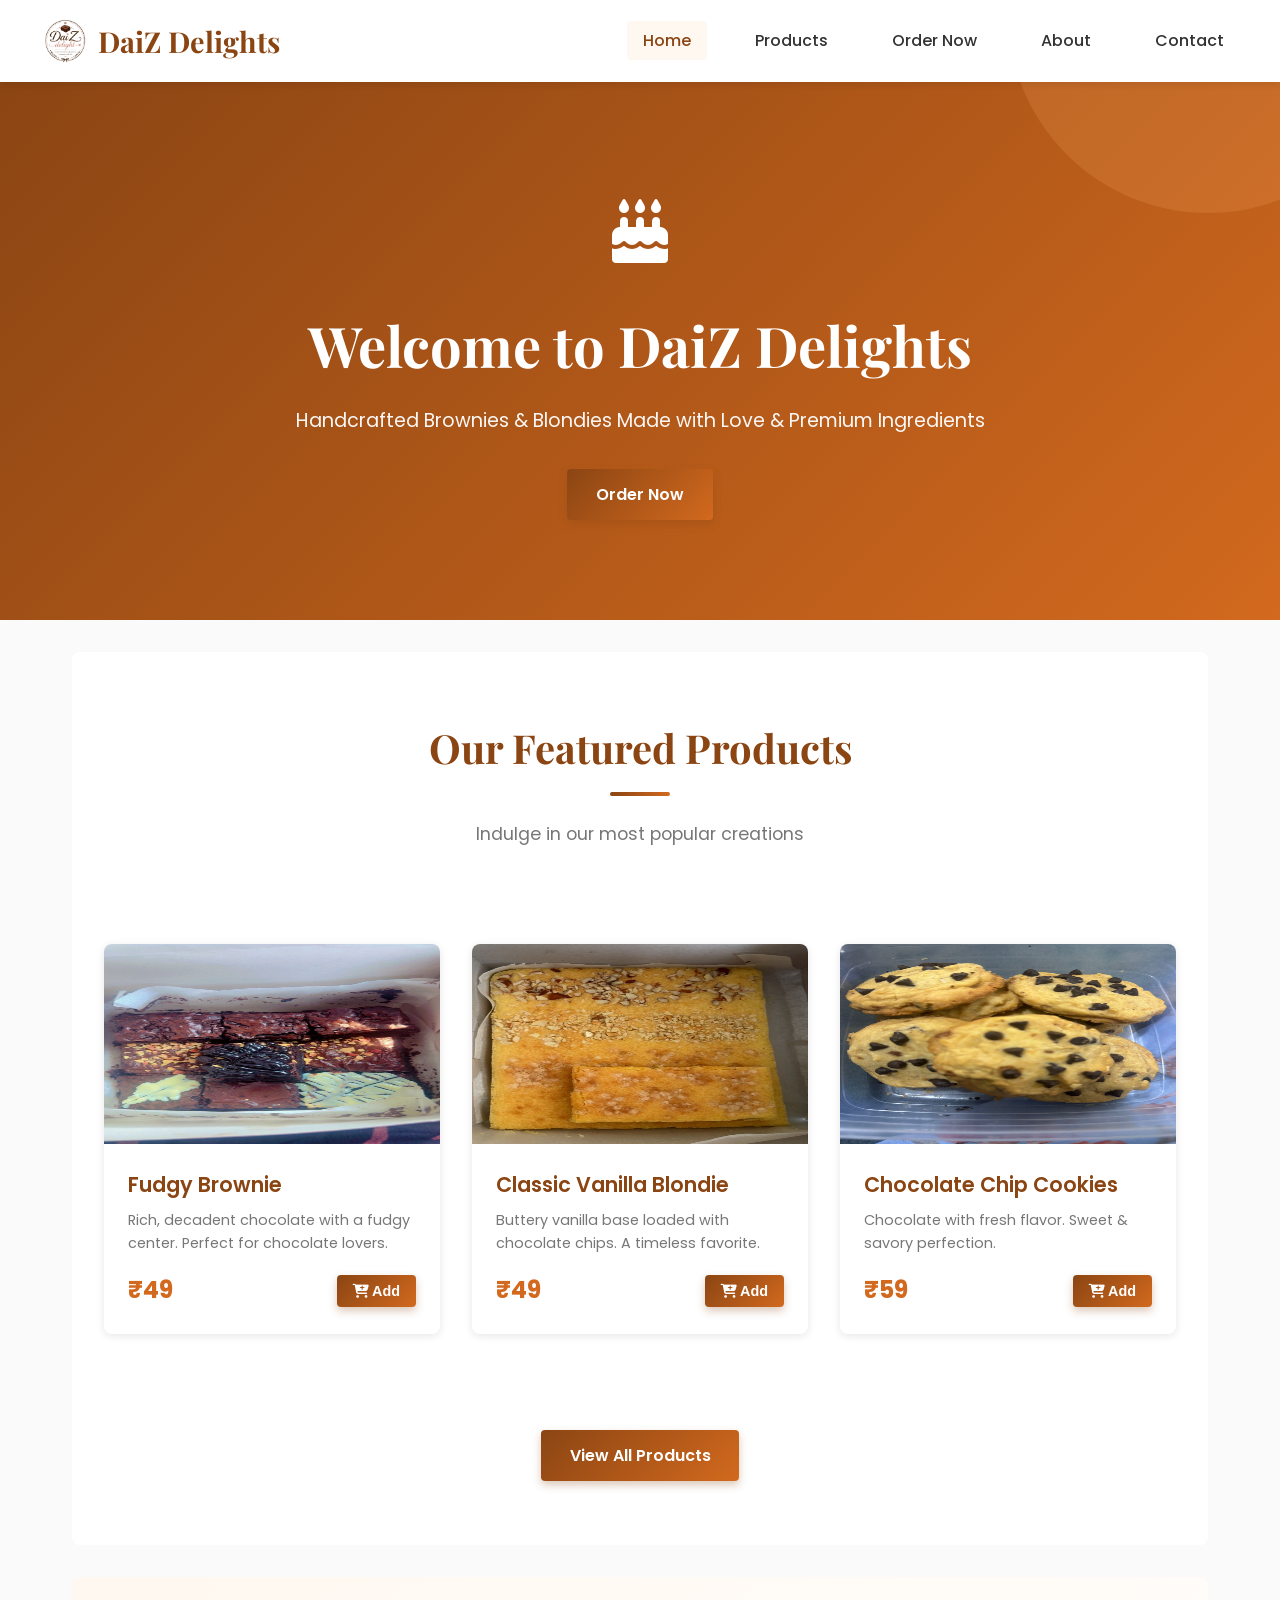
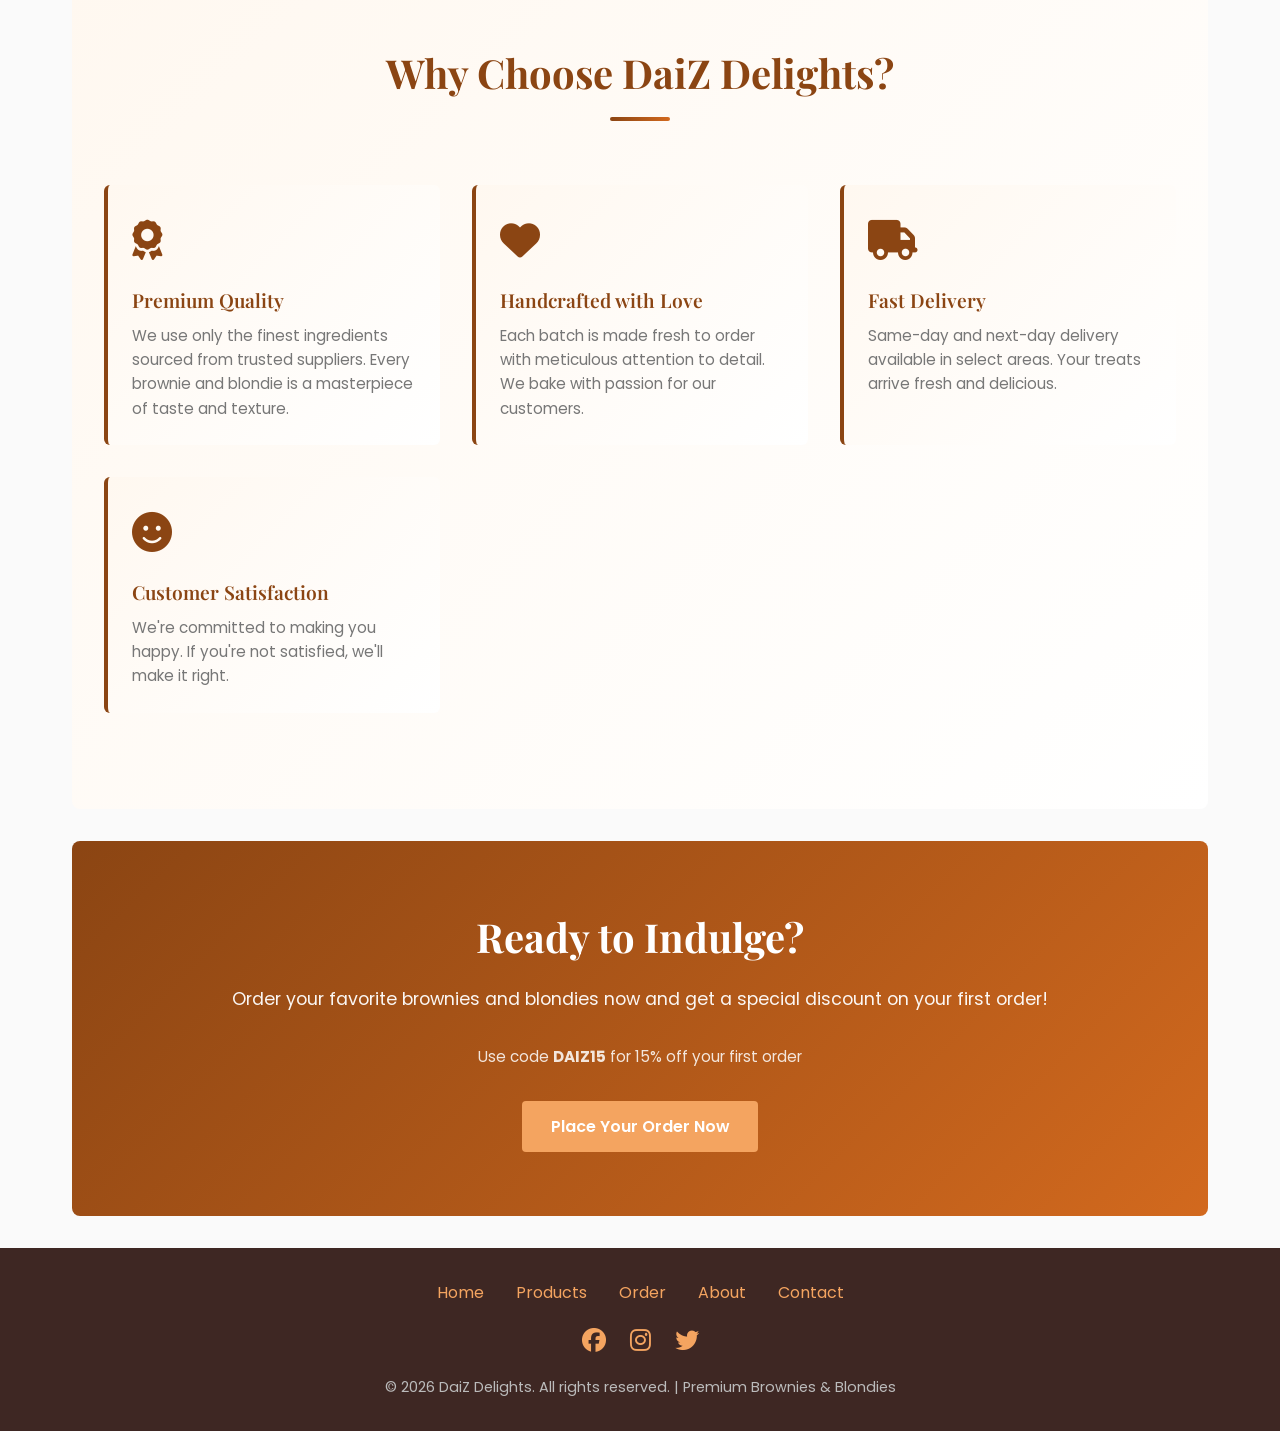
<file: index.html>
<!DOCTYPE html>
<html lang="en">
<head>
    <meta charset="UTF-8">
    <meta name="viewport" content="width=device-width, initial-scale=1.0">
    <title>DaiZ Delights - Premium Brownies & Blondies</title>
    <link rel="stylesheet" href="css/style.css">
    <link rel="stylesheet" href="https://cdnjs.cloudflare.com/ajax/libs/font-awesome/6.4.0/css/all.min.css">
    <link href="https://fonts.googleapis.com/css2?family=Playfair+Display:wght@400;700&family=Poppins:wght@400;500;600;700&display=swap" rel="stylesheet">
</head>
<body>
    <!-- Navigation -->
    <nav class="navbar">
        <div class="navbar-container">
            <a href="index.html" class="logo">
                <!--<i class="fas fa-cupcake"></i> DaiZ Delights-->
                <img src="images/DaiZDelights.png" alt="DaiZ Delights" class="logo-image"> DaiZ Delights
            </a>
            <ul class="nav-menu">
                <li><a href="index.html" class="active">Home</a></li>
                <li><a href="products.html">Products</a></li>
                <li><a href="order-now.html">Order Now</a></li>
                <li><a href="about.html">About</a></li>
                <li><a href="contact.html">Contact</a></li>
            </ul>
            <div class="hamburger">
                <span></span>
                <span></span>
                <span></span>
            </div>
        </div>
    </nav>

    <!-- Hero Section -->
    <section class="hero">
        <div class="hero-content">
            <div class="hero-icon">
                <i class="fas fa-birthday-cake"></i>
            </div>
            <h1>Welcome to DaiZ Delights</h1>
            <p style="font-size: 1.2rem; margin-bottom: 2rem; color: rgba(255, 255, 255, 0.95);">
                Handcrafted Brownies & Blondies Made with Love & Premium Ingredients
            </p>
            <a href="order-now.html" class="btn btn-primary">Order Now</a>
        </div>
    </section>

    <!-- Featured Products -->
    <div class="container">
        <section class="section">
            <div class="section-title">
                <h2>Our Featured Products</h2>
                <p style="font-size: 1.1rem; color: #777; margin-top: 0.5rem;">
                    Indulge in our most popular creations
                </p>
            </div>

            <div class="products-grid">
                <!-- Fudgy Brownie -->
                <div class="product-card">
                    <div class="product-image">
                        <!--<i class="fas fa-square"></i>-->
                        <img src="images/FudgyBrownie.jpeg" alt="Fudgy Brownie">
                    </div>
                    <div class="product-info">
                        <div class="product-name">Fudgy Brownie</div>
                        <p class="product-description">
                            Rich, decadent chocolate with a fudgy center. Perfect for chocolate lovers.
                        </p>
                        <div class="product-footer">
                            <span class="product-price">₹49</span>
                            <button class="btn btn-small btn-primary" onclick="addToCart('Fudgy Brownie', 49)">
                                <i class="fas fa-cart-plus"></i> Add
                            </button>
                        </div>
                    </div>
                </div>

                <!-- Chocolate Chip Blondie -->
                <div class="product-card">
                    <div class="product-image">
                        <!--<i class="fas fa-square"></i>-->
                        <img src="images/ClassicVanillaBlondie.jpeg" alt="Classic Vanilla Blondie">
                    </div>
                    <div class="product-info">
                        <div class="product-name">Classic Vanilla Blondie</div>
                        <p class="product-description">
                            Buttery vanilla base loaded with chocolate chips. A timeless favorite.
                        </p>
                        <div class="product-footer">
                            <span class="product-price">₹49</span>
                            <button class="btn btn-small btn-primary" onclick="addToCart('Classic Vanilla Blondie', 49)">
                                <i class="fas fa-cart-plus"></i> Add
                            </button>
                        </div>
                    </div>
                </div>

                <!-- Salted Caramel Blondie -->
                <div class="product-card">
                    <div class="product-image">
                        <!--<i class="fas fa-square"></i>-->
                        <img src="images/ChocoChipCookies.jpeg" alt="Classic Vanilla Blondie">
                    </div>
                    <div class="product-info">
                        <div class="product-name">Chocolate Chip Cookies</div>
                        <p class="product-description">
                            Chocolate with fresh flavor. Sweet & savory perfection.
                        </p>
                        <div class="product-footer">
                            <span class="product-price">₹59</span>
                            <button class="btn btn-small btn-primary" onclick="addToCart('Chocolate Chip Cookies', 59)">
                                <i class="fas fa-cart-plus"></i> Add
                            </button>
                        </div>
                    </div>
                </div>
            </div>

            <div style="text-align: center; margin-top: 3rem;">
                <a href="products.html" class="btn btn-primary">View All Products</a>
            </div>
        </section>

        <!-- About Preview Section -->
        <section class="section" style="background: linear-gradient(135deg, #FFF8F0, white);">
            <div class="section-title">
                <h2>Why Choose DaiZ Delights?</h2>
            </div>

            <div class="features-grid">
                <div class="feature-card">
                    <div class="feature-icon">
                        <i class="fas fa-award"></i>
                    </div>
                    <h3 class="feature-title">Premium Quality</h3>
                    <p class="feature-description">
                        We use only the finest ingredients sourced from trusted suppliers. Every brownie and blondie is a masterpiece of taste and texture.
                    </p>
                </div>

                <div class="feature-card">
                    <div class="feature-icon">
                        <i class="fas fa-heart"></i>
                    </div>
                    <h3 class="feature-title">Handcrafted with Love</h3>
                    <p class="feature-description">
                        Each batch is made fresh to order with meticulous attention to detail. We bake with passion for our customers.
                    </p>
                </div>

                <div class="feature-card">
                    <div class="feature-icon">
                        <i class="fas fa-truck"></i>
                    </div>
                    <h3 class="feature-title">Fast Delivery</h3>
                    <p class="feature-description">
                        Same-day and next-day delivery available in select areas. Your treats arrive fresh and delicious.
                    </p>
                </div>

                <div class="feature-card">
                    <div class="feature-icon">
                        <i class="fas fa-smile"></i>
                    </div>
                    <h3 class="feature-title">Customer Satisfaction</h3>
                    <p class="feature-description">
                        We're committed to making you happy. If you're not satisfied, we'll make it right.
                    </p>
                </div>
            </div>
        </section>

        <!-- Call to Action -->
        <section class="section" style="background: linear-gradient(135deg, #8B4513, #D2691E); color: white; text-align: center;">
            <h2 style="color: white; margin-bottom: 1rem;">Ready to Indulge?</h2>
            <p style="font-size: 1.1rem; margin-bottom: 2rem; color: rgba(255, 255, 255, 0.95);">
                Order your favorite brownies and blondies now and get a special discount on your first order!
            </p>
            <p style="font-size: 0.95rem; margin-bottom: 2rem; color: rgba(255, 255, 255, 0.85);">
                Use code <strong>DAIZ15</strong> for 15% off your first order
            </p>
            <a href="order-now.html" class="btn btn-secondary">Place Your Order Now</a>
        </section>
    </div>

    <!-- Footer -->
    <footer>
        <div class="footer-content">
            <div class="footer-links">
                <a href="index.html">Home</a>
                <a href="products.html">Products</a>
                <a href="order-now.html">Order</a>
                <a href="about.html">About</a>
                <a href="contact.html">Contact</a>
            </div>
            <div class="footer-social">
                <a href="#" title="Facebook"><i class="fab fa-facebook"></i></a>
                <a href="#" title="Instagram"><i class="fab fa-instagram"></i></a>
                <a href="#" title="Twitter"><i class="fab fa-twitter"></i></a>
            </div>
            <p class="footer-text">
                &copy; <span id="year"></span> DaiZ Delights. All rights reserved. | Premium Brownies & Blondies
            </p>
        </div>
    </footer>

    <script src="js/script.js"></script>
</body>
</html>
</file>
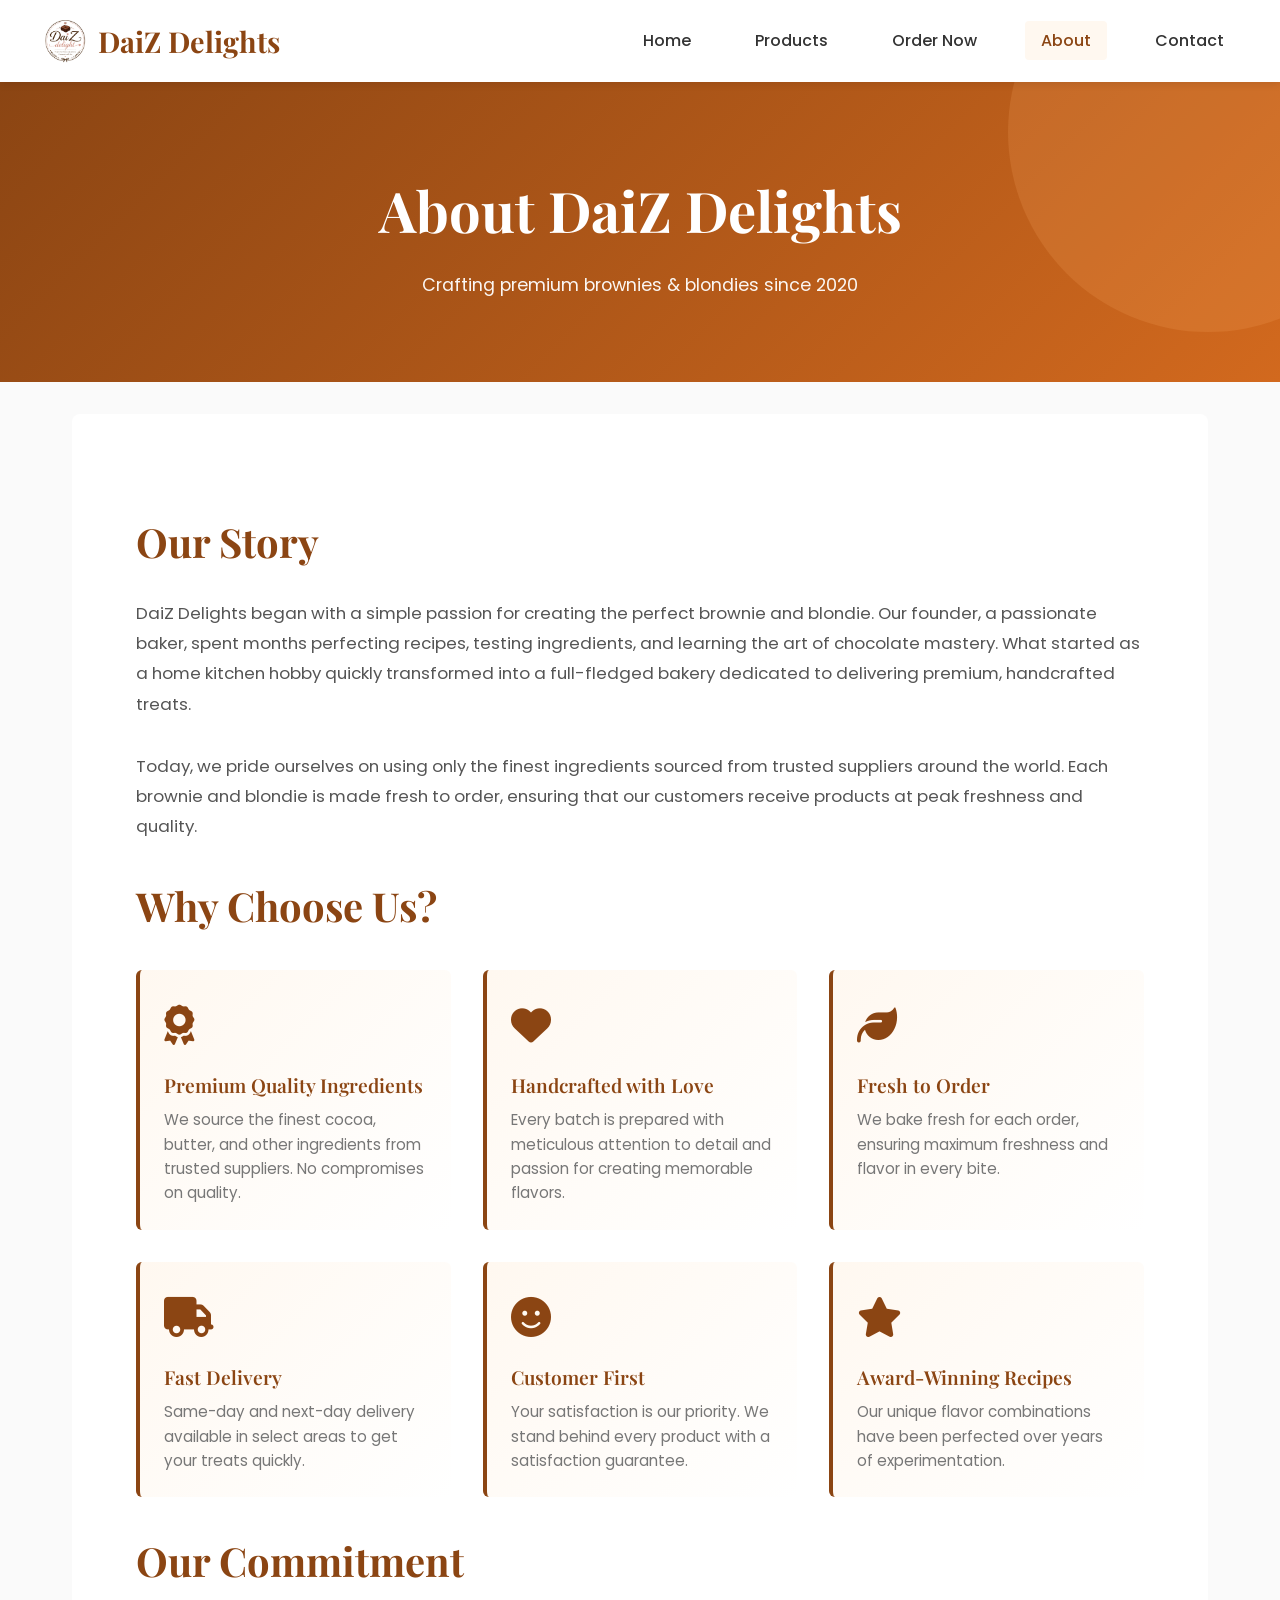
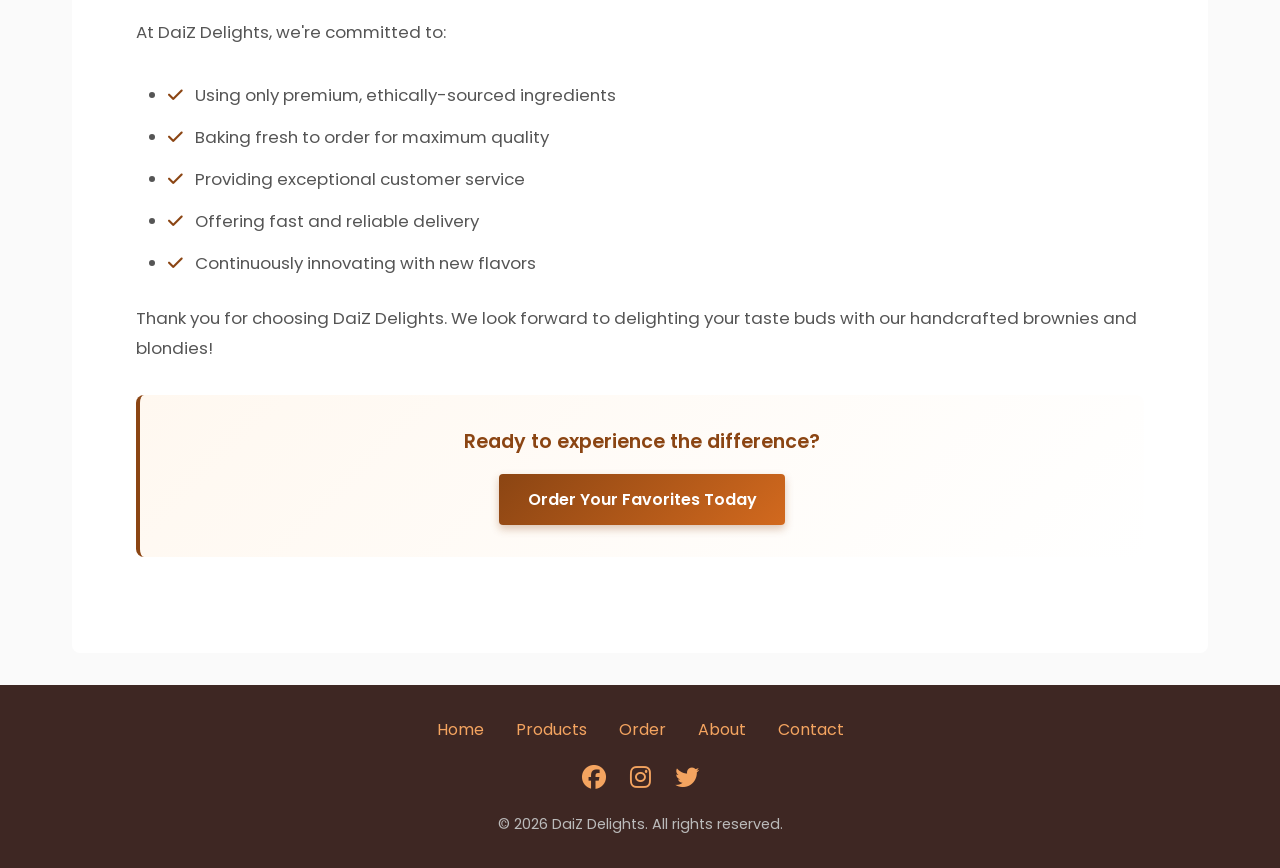
<file: about.html>
﻿<!DOCTYPE html>
<html lang="en">
<head>
    <meta charset="UTF-8">
    <meta name="viewport" content="width=device-width, initial-scale=1.0">
    <title>About Us - DaiZ Delights</title>
    <link rel="stylesheet" href="css/style.css">
    <link rel="stylesheet" href="https://cdnjs.cloudflare.com/ajax/libs/font-awesome/6.4.0/css/all.min.css">
    <link href="https://fonts.googleapis.com/css2?family=Playfair+Display:wght@400;700&family=Poppins:wght@400;500;600;700&display=swap" rel="stylesheet">
</head>
<body>
    <nav class="navbar">
        <div class="navbar-container">
            <a href="index.html" class="logo">
                <img src="images/DaiZDelights.png" alt="DaiZ Delights" class="logo-image"> DaiZ Delights
            </a>
            <ul class="nav-menu">
                <li><a href="index.html">Home</a></li>
                <li><a href="products.html">Products</a></li>
                <li><a href="order-now.html">Order Now</a></li>
                <li><a href="about.html" class="active">About</a></li>
                <li><a href="contact.html">Contact</a></li>
            </ul>
            <div class="hamburger"><span></span><span></span><span></span></div>
        </div>
    </nav>
    <section class="hero" style="padding: 50px 2rem; min-height: 300px;">
        <div class="hero-content">
            <h1>About DaiZ Delights</h1>
            <p style="font-size: 1.1rem; color: rgba(255, 255, 255, 0.95);">Crafting premium brownies & blondies since 2020</p>
        </div>
    </section>
    <div class="container">
        <section class="section">
            <div class="about-content">
                <h2 style="margin-bottom: 1.5rem;">Our Story</h2>
                <p class="about-text">
                    DaiZ Delights began with a simple passion for creating the perfect brownie and blondie. Our founder, a passionate baker, spent months perfecting recipes, testing ingredients, and learning the art of chocolate mastery. What started as a home kitchen hobby quickly transformed into a full-fledged bakery dedicated to delivering premium, handcrafted treats.
                </p>
                <p class="about-text">
                    Today, we pride ourselves on using only the finest ingredients sourced from trusted suppliers around the world. Each brownie and blondie is made fresh to order, ensuring that our customers receive products at peak freshness and quality.
                </p>
                <h2 style="margin: 2rem 0 1.5rem 0;">Why Choose Us?</h2>
                <div class="features-grid">
                    <div class="feature-card">
                        <div class="feature-icon"><i class="fas fa-award"></i></div>
                        <h3 class="feature-title">Premium Quality Ingredients</h3>
                        <p class="feature-description">We source the finest cocoa, butter, and other ingredients from trusted suppliers. No compromises on quality.</p>
                    </div>
                    <div class="feature-card">
                        <div class="feature-icon"><i class="fas fa-heart"></i></div>
                        <h3 class="feature-title">Handcrafted with Love</h3>
                        <p class="feature-description">Every batch is prepared with meticulous attention to detail and passion for creating memorable flavors.</p>
                    </div>
                    <div class="feature-card">
                        <div class="feature-icon"><i class="fas fa-leaf"></i></div>
                        <h3 class="feature-title">Fresh to Order</h3>
                        <p class="feature-description">We bake fresh for each order, ensuring maximum freshness and flavor in every bite.</p>
                    </div>
                    <div class="feature-card">
                        <div class="feature-icon"><i class="fas fa-truck"></i></div>
                        <h3 class="feature-title">Fast Delivery</h3>
                        <p class="feature-description">Same-day and next-day delivery available in select areas to get your treats quickly.</p>
                    </div>
                    <div class="feature-card">
                        <div class="feature-icon"><i class="fas fa-smile"></i></div>
                        <h3 class="feature-title">Customer First</h3>
                        <p class="feature-description">Your satisfaction is our priority. We stand behind every product with a satisfaction guarantee.</p>
                    </div>
                    <div class="feature-card">
                        <div class="feature-icon"><i class="fas fa-star"></i></div>
                        <h3 class="feature-title">Award-Winning Recipes</h3>
                        <p class="feature-description">Our unique flavor combinations have been perfected over years of experimentation.</p>
                    </div>
                </div>
                <h2 style="margin: 2rem 0 1.5rem 0;">Our Commitment</h2>
                <p class="about-text">
                    At DaiZ Delights, we're committed to:
                </p>
                <ul style="font-size: 1.05rem; line-height: 1.8; color: #555; margin-left: 2rem; margin-bottom: 1.5rem;">
                    <li style="margin-bottom: 0.75rem;"><i class="fas fa-check" style="color: var(--primary-color); margin-right: 0.75rem;"></i>Using only premium, ethically-sourced ingredients</li>
                    <li style="margin-bottom: 0.75rem;"><i class="fas fa-check" style="color: var(--primary-color); margin-right: 0.75rem;"></i>Baking fresh to order for maximum quality</li>
                    <li style="margin-bottom: 0.75rem;"><i class="fas fa-check" style="color: var(--primary-color); margin-right: 0.75rem;"></i>Providing exceptional customer service</li>
                    <li style="margin-bottom: 0.75rem;"><i class="fas fa-check" style="color: var(--primary-color); margin-right: 0.75rem;"></i>Offering fast and reliable delivery</li>
                    <li style="margin-bottom: 0.75rem;"><i class="fas fa-check" style="color: var(--primary-color); margin-right: 0.75rem;"></i>Continuously innovating with new flavors</li>
                </ul>
                <p class="about-text">
                    Thank you for choosing DaiZ Delights. We look forward to delighting your taste buds with our handcrafted brownies and blondies!
                </p>
                <div style="text-align: center; margin-top: 2rem; padding: 2rem; background: linear-gradient(135deg, #FFF8F0, white); border-radius: 8px; border-left: 4px solid var(--primary-color);">
                    <p style="font-size: 1.2rem; color: var(--primary-color); font-weight: 600; margin-bottom: 1rem;">Ready to experience the difference?</p>
                    <a href="order-now.html" class="btn btn-primary">Order Your Favorites Today</a>
                </div>
            </div>
        </section>
    </div>
    <footer>
        <div class="footer-content">
            <div class="footer-links"><a href="index.html">Home</a><a href="products.html">Products</a><a href="order-now.html">Order</a><a href="about.html">About</a><a href="contact.html">Contact</a></div>
            <div class="footer-social"><a href="#"><i class="fab fa-facebook"></i></a><a href="#"><i class="fab fa-instagram"></i></a><a href="#"><i class="fab fa-twitter"></i></a></div>
            <p class="footer-text">&copy; <span id="year"></span> DaiZ Delights. All rights reserved.</p>
        </div>
    </footer>
    <script src="js/script.js"></script>
</body>
</html>
</file>
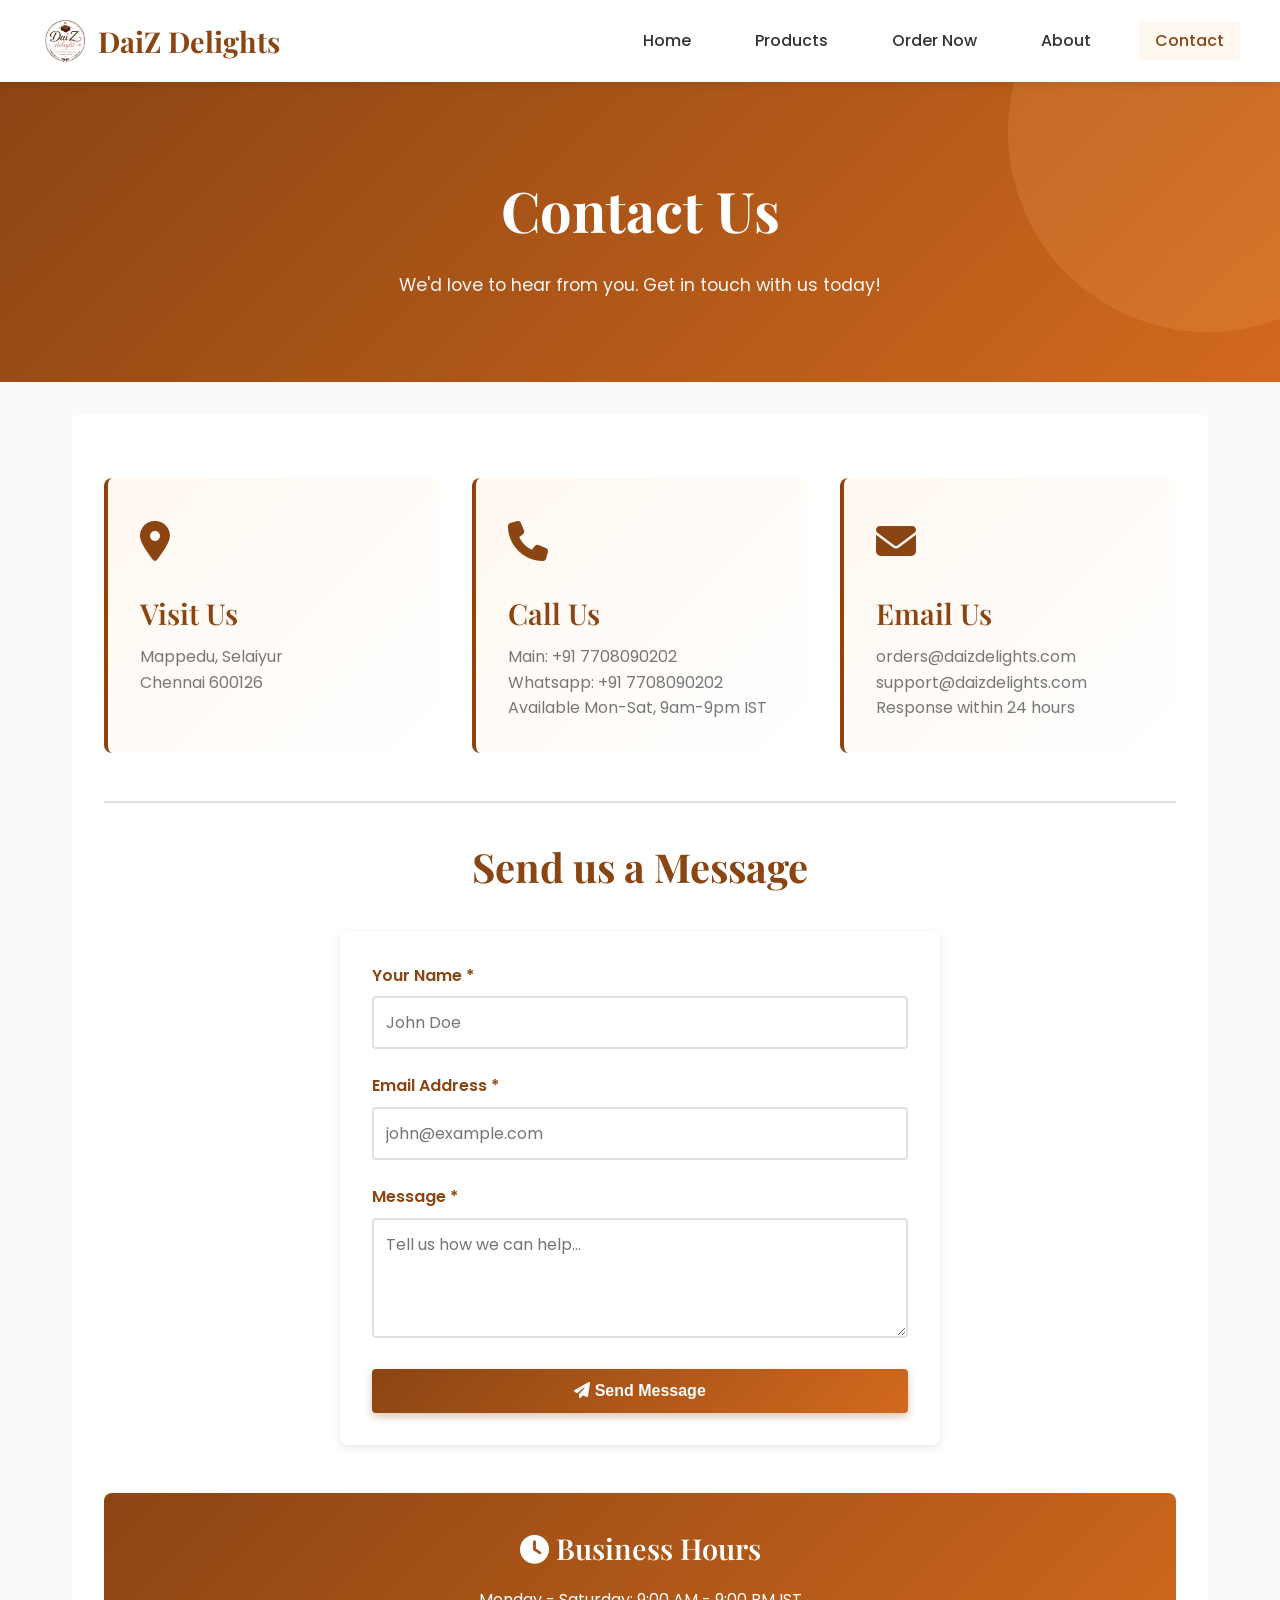
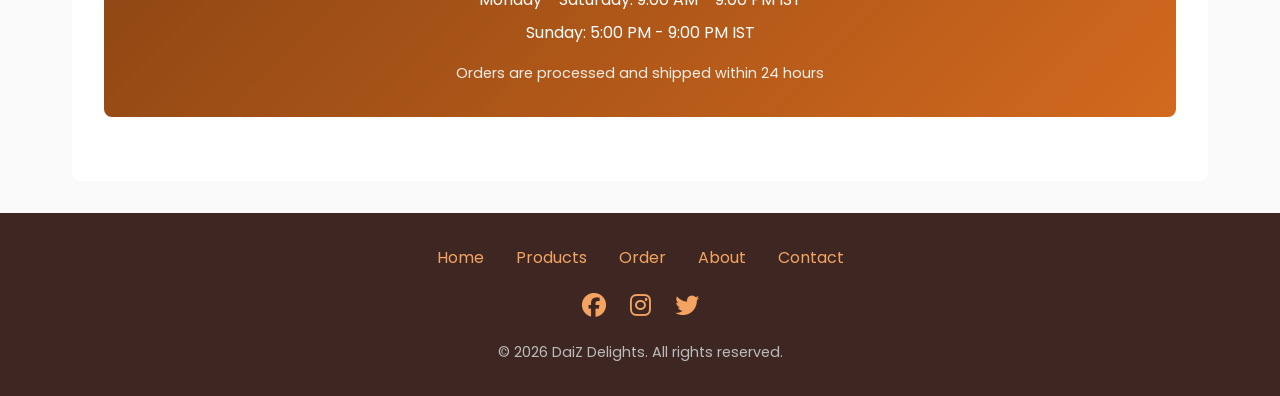
<file: contact.html>
﻿<!DOCTYPE html>
<html lang="en">
<head>
    <meta charset="UTF-8">
    <meta name="viewport" content="width=device-width, initial-scale=1.0">
    <title>Contact Us - DaiZ Delights</title>
    <link rel="stylesheet" href="css/style.css">
    <link rel="stylesheet" href="https://cdnjs.cloudflare.com/ajax/libs/font-awesome/6.4.0/css/all.min.css">
    <link href="https://fonts.googleapis.com/css2?family=Playfair+Display:wght@400;700&family=Poppins:wght@400;500;600;700&display=swap" rel="stylesheet">
</head>
<body>
    <nav class="navbar">
        <div class="navbar-container">
            <a href="index.html" class="logo">
                <img src="images/DaiZDelights.png" alt="DaiZ Delights" class="logo-image"> DaiZ Delights
            </a>
            <ul class="nav-menu">
                <li><a href="index.html">Home</a></li>
                <li><a href="products.html">Products</a></li>
                <li><a href="order-now.html">Order Now</a></li>
                <li><a href="about.html">About</a></li>
                <li><a href="contact.html" class="active">Contact</a></li>
            </ul>
            <div class="hamburger"><span></span><span></span><span></span></div>
        </div>
    </nav>
    <section class="hero" style="padding: 50px 2rem; min-height: 300px;">
        <div class="hero-content">
            <h1>Contact Us</h1>
            <p style="font-size: 1.1rem; color: rgba(255, 255, 255, 0.95);">We'd love to hear from you. Get in touch with us today!</p>
        </div>
    </section>
    <div class="container">
        <section class="section">
            <div style="display: grid; grid-template-columns: repeat(auto-fit, minmax(300px, 1fr)); gap: 2rem; margin-bottom: 3rem;">
                <div style="background: linear-gradient(135deg, #FFF8F0, white); padding: 2rem; border-radius: 8px; border-left: 4px solid var(--primary-color);">
                    <div style="font-size: 2.5rem; color: var(--primary-color); margin-bottom: 1rem;"><i class="fas fa-map-marker-alt"></i></div>
                    <h3 style="color: var(--primary-color); margin-bottom: 0.5rem;">Visit Us</h3>
                    <p style="color: #777;">Mappedu, Selaiyur<br>Chennai 600126</p>
                </div>
                <div style="background: linear-gradient(135deg, #FFF8F0, white); padding: 2rem; border-radius: 8px; border-left: 4px solid var(--primary-color);">
                    <div style="font-size: 2.5rem; color: var(--primary-color); margin-bottom: 1rem;"><i class="fas fa-phone"></i></div>
                    <h3 style="color: var(--primary-color); margin-bottom: 0.5rem;">Call Us</h3>
                    <p style="color: #777;">Main: +91 7708090202<br>Whatsapp: +91 7708090202<br>Available Mon-Sat, 9am-9pm IST</p>
                </div>
                <div style="background: linear-gradient(135deg, #FFF8F0, white); padding: 2rem; border-radius: 8px; border-left: 4px solid var(--primary-color);">
                    <div style="font-size: 2.5rem; color: var(--primary-color); margin-bottom: 1rem;"><i class="fas fa-envelope"></i></div>
                    <h3 style="color: var(--primary-color); margin-bottom: 0.5rem;">Email Us</h3>
                    <p style="color: #777;">orders@daizdelights.com<br>support@daizdelights.com<br>Response within 24 hours</p>
                </div>
            </div>
            <div style="border-top: 2px solid var(--border-color); padding-top: 2rem;">
                <h2 style="text-align: center; margin-bottom: 2rem;">Send us a Message</h2>
                <form id="contactForm" class="contact-form">
                    <div class="form-group">
                        <label for="contactName">Your Name *</label>
                        <input type="text" id="contactName" placeholder="John Doe" required>
                    </div>
                    <div class="form-group">
                        <label for="contactEmail">Email Address *</label>
                        <input type="email" id="contactEmail" placeholder="john@example.com" required>
                    </div>
                    <div class="form-group">
                        <label for="message">Message *</label>
                        <textarea id="message" placeholder="Tell us how we can help..." required></textarea>
                    </div>
                    <button type="submit" class="btn btn-primary" style="width: 100%;">
                        <i class="fas fa-paper-plane"></i> Send Message
                    </button>
                </form>
            </div>
            <div style="margin-top: 3rem; background: linear-gradient(135deg, #8B4513, #D2691E); padding: 2rem; border-radius: 8px; color: white; text-align: center;">
                <h3 style="color: white; margin-bottom: 1rem;"><i class="fas fa-clock"></i> Business Hours</h3>
                <p style="margin-bottom: 0.5rem;">Monday - Saturday: 9:00 AM - 9:00 PM IST</p>
                <p>Sunday: 5:00 PM - 9:00 PM IST</p>
                <p style="margin-top: 1rem; font-size: 0.9rem; opacity: 0.9;">Orders are processed and shipped within 24 hours</p>
            </div>
        </section>
    </div>
    <footer>
        <div class="footer-content">
            <div class="footer-links"><a href="index.html">Home</a><a href="products.html">Products</a><a href="order-now.html">Order</a><a href="about.html">About</a><a href="contact.html">Contact</a></div>
            <div class="footer-social"><a href="#"><i class="fab fa-facebook"></i></a><a href="#"><i class="fab fa-instagram"></i></a><a href="#"><i class="fab fa-twitter"></i></a></div>
            <p class="footer-text">&copy; <span id="year"></span> DaiZ Delights. All rights reserved.</p>
        </div>
    </footer>
    <script src="js/script.js"></script>
</body>
</html>
</file>
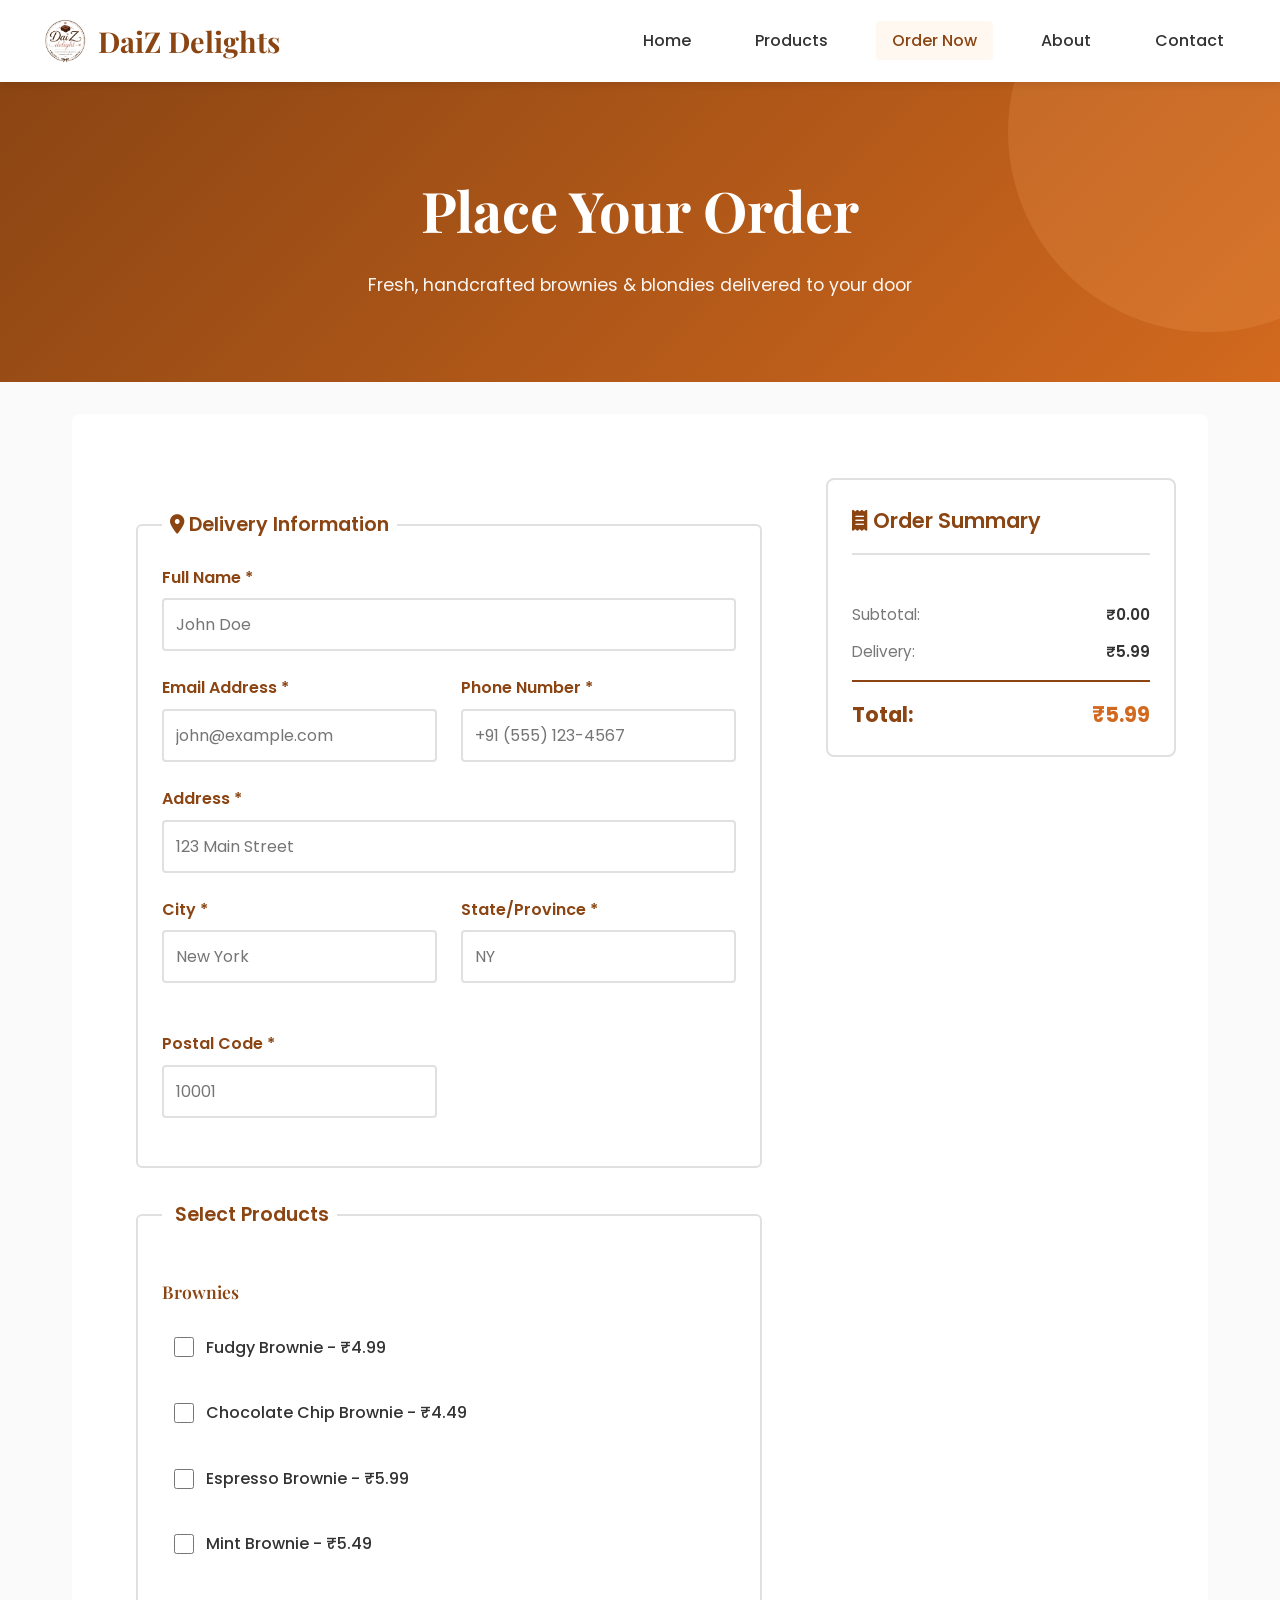
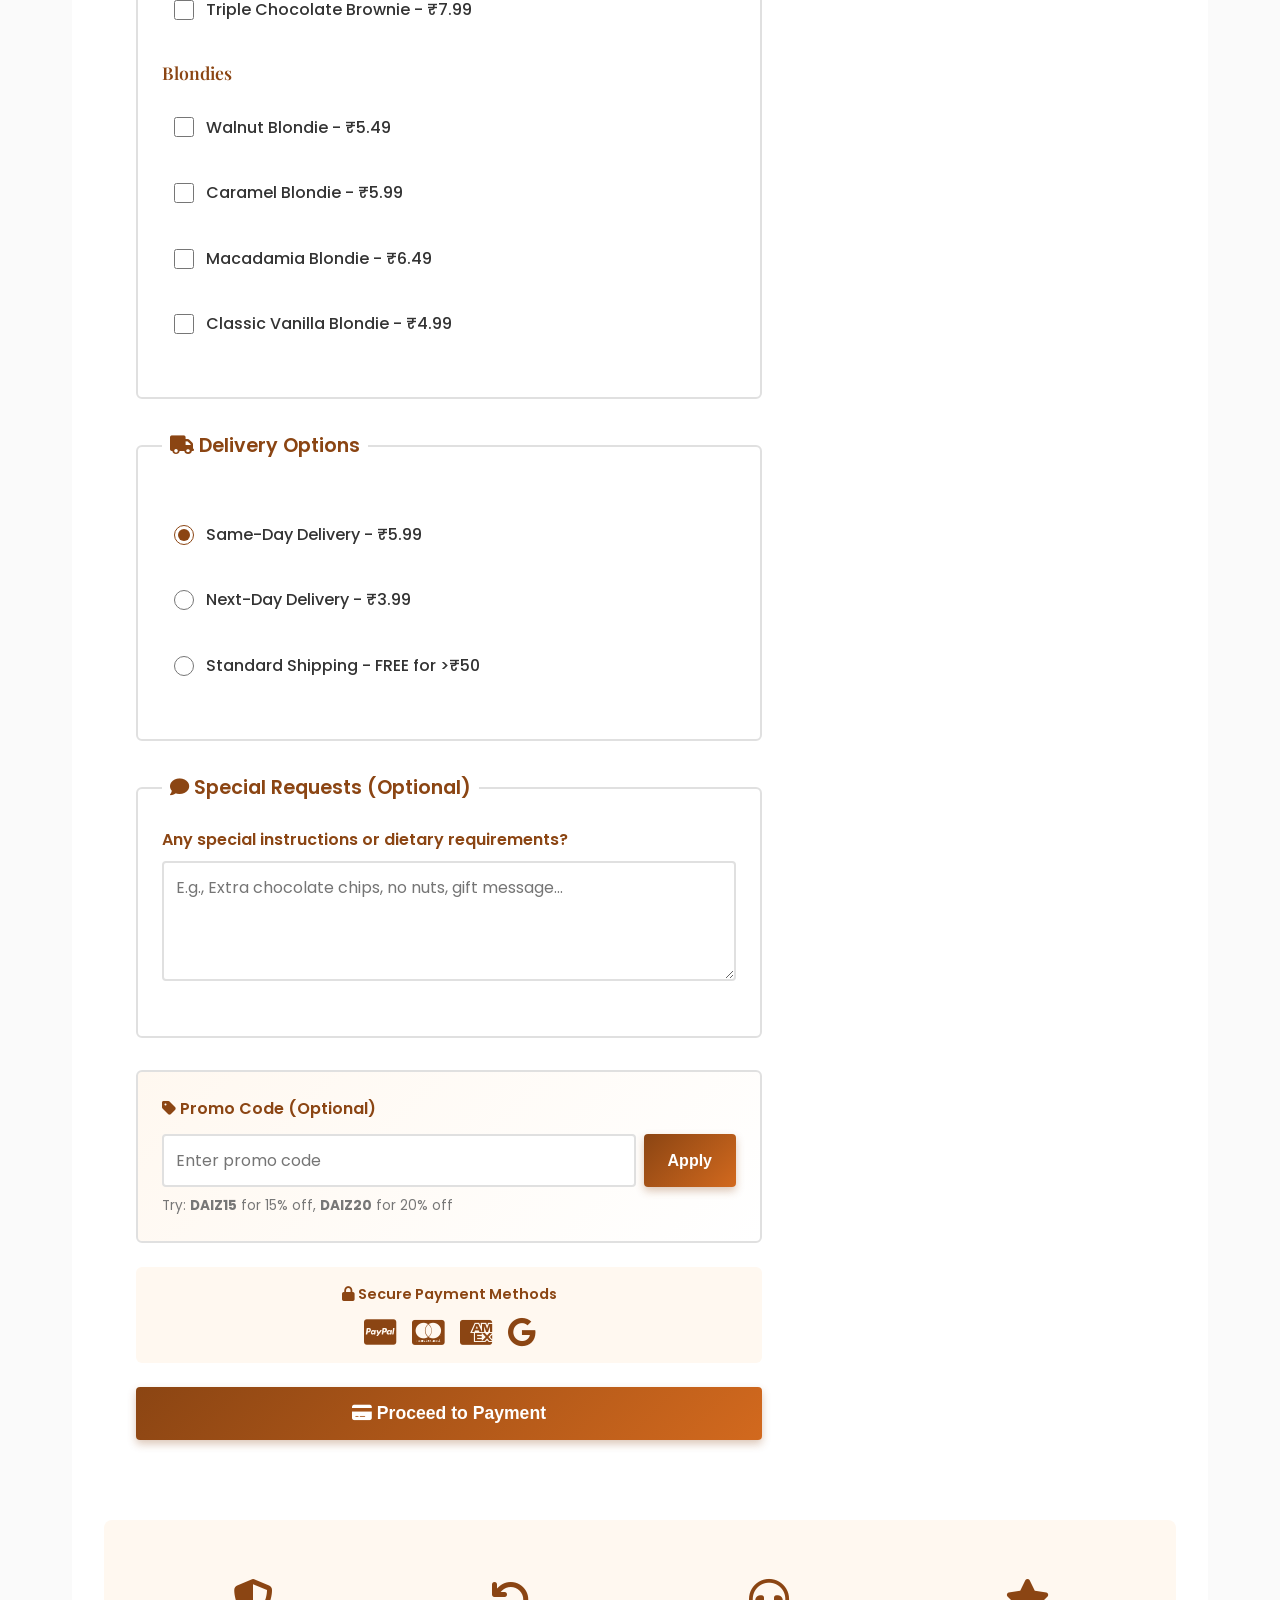
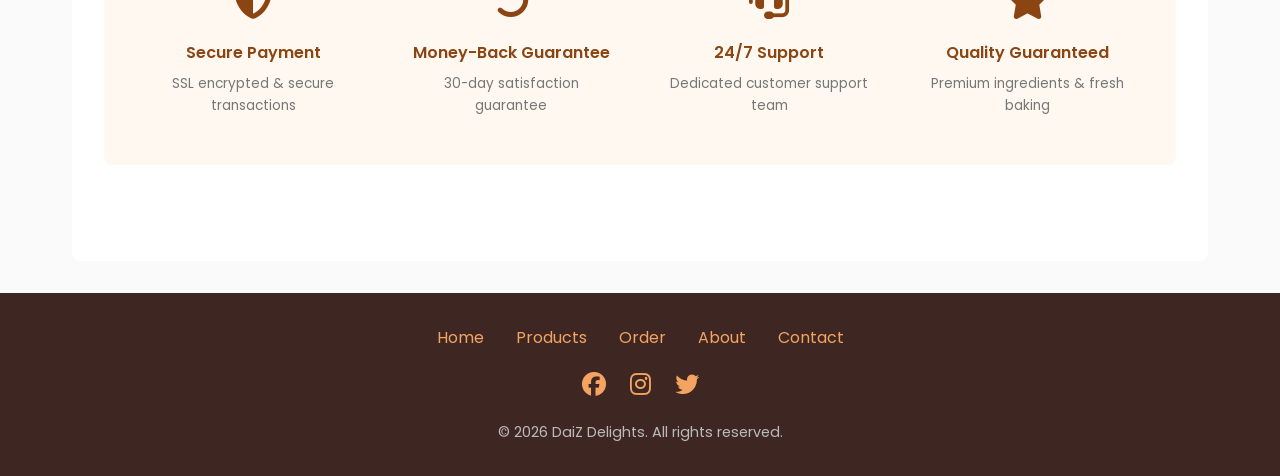
<file: order-now.html>
﻿<!DOCTYPE html>
<html lang="en">
<head>
    <meta charset="UTF-8">
    <meta name="viewport" content="width=device-width, initial-scale=1.0">
    <title>Order Now - DaiZ Delights</title>
    <link rel="stylesheet" href="css/style.css">
    <link rel="stylesheet" href="https://cdnjs.cloudflare.com/ajax/libs/font-awesome/6.4.0/css/all.min.css">
    <link href="https://fonts.googleapis.com/css2?family=Playfair+Display:wght@400;700&family=Poppins:wght@400;500;600;700&display=swap" rel="stylesheet">
</head>
<body>
    <nav class="navbar">
        <div class="navbar-container">
            <a href="index.html" class="logo">
                <img src="images/DaiZDelights.png" alt="DaiZ Delights" class="logo-image"> DaiZ Delights
            </a>
            <ul class="nav-menu">
                <li><a href="index.html">Home</a></li>
                <li><a href="products.html">Products</a></li>
                <li><a href="order-now.html" class="active">Order Now</a></li>
                <li><a href="about.html">About</a></li>
                <li><a href="contact.html">Contact</a></li>
            </ul>
            <div class="hamburger"><span></span><span></span><span></span></div>
        </div>
    </nav>
    <section class="hero" style="padding: 50px 2rem; min-height: 300px;">
        <div class="hero-content">
            <h1>Place Your Order</h1>
            <p style="font-size: 1.1rem; color: rgba(255, 255, 255, 0.95);">Fresh, handcrafted brownies & blondies delivered to your door</p>
        </div>
    </section>
    <div class="container">
        <section class="section">
            <div class="order-wrapper">
                <div class="order-form-container">
                    <form id="orderForm">
                        <!-- Delivery Information -->
                        <fieldset class="form-section">
                            <legend><i class="fas fa-map-marker-alt"></i> Delivery Information</legend>
                            <div class="form-group">
                                <label for="fullName">Full Name *</label>
                                <input type="text" id="fullName" placeholder="John Doe" required>
                            </div>
                            <div class="form-row">
                                <div class="form-group">
                                    <label for="email">Email Address *</label>
                                    <input type="email" id="email" placeholder="john@example.com" required>
                                </div>
                                <div class="form-group">
                                    <label for="phone">Phone Number *</label>
                                    <input type="tel" id="phone" placeholder="+91 (555) 123-4567" required>
                                </div>
                            </div>
                            <div class="form-group">
                                <label for="address">Address *</label>
                                <input type="text" id="address" placeholder="123 Main Street" required>
                            </div>
                            <div class="form-row">
                                <div class="form-group">
                                    <label for="city">City *</label>
                                    <input type="text" id="city" placeholder="New York" required>
                                </div>
                                <div class="form-group">
                                    <label for="state">State/Province *</label>
                                    <input type="text" id="state" placeholder="NY" required>
                                </div>
                                <div class="form-group">
                                    <label for="postal">Postal Code *</label>
                                    <input type="text" id="postal" placeholder="10001" required>
                                </div>
                            </div>
                        </fieldset>
                        <!-- Product Selection -->
                        <fieldset class="form-section">
                            <legend><i class="fas fa-cupcake"></i> Select Products</legend>
                            <div class="checkbox-group">
                                <h3 style="color: var(--primary-color); font-size: 1.1rem; margin: 1.5rem 0 1rem 0;">Brownies</h3>
                                <label class="product-checkbox">
                                    <input type="checkbox" name="product" value="Fudgy Brownie - ₹4.99">
                                    <span>Fudgy Brownie - ₹4.99</span>
                                </label>
                                <label class="product-checkbox">
                                    <input type="checkbox" name="product" value="Chocolate Chip Brownie - ₹4.49">
                                    <span>Chocolate Chip Brownie - ₹4.49</span>
                                </label>
                                <label class="product-checkbox">
                                    <input type="checkbox" name="product" value="Espresso Brownie - ₹5.99">
                                    <span>Espresso Brownie - ₹5.99</span>
                                </label>
                                <label class="product-checkbox">
                                    <input type="checkbox" name="product" value="Mint Brownie - ₹5.49">
                                    <span>Mint Brownie - ₹5.49</span>
                                </label>
                                <label class="product-checkbox">
                                    <input type="checkbox" name="product" value="Triple Chocolate Brownie - ₹7.99">
                                    <span>Triple Chocolate Brownie - ₹7.99</span>
                                </label>
                            </div>
                            <div class="checkbox-group">
                                <h3 style="color: var(--primary-color); font-size: 1.1rem; margin: 1.5rem 0 1rem 0;">Blondies</h3>
                                <label class="product-checkbox">
                                    <input type="checkbox" name="product" value="Walnut Blondie - ₹5.49">
                                    <span>Walnut Blondie - ₹5.49</span>
                                </label>
                                <label class="product-checkbox">
                                    <input type="checkbox" name="product" value="Caramel Blondie - ₹5.99">
                                    <span>Caramel Blondie - ₹5.99</span>
                                </label>
                                <label class="product-checkbox">
                                    <input type="checkbox" name="product" value="Macadamia Blondie - ₹6.49">
                                    <span>Macadamia Blondie - ₹6.49</span>
                                </label>
                                <label class="product-checkbox">
                                    <input type="checkbox" name="product" value="Classic Vanilla Blondie - ₹4.99">
                                    <span>Classic Vanilla Blondie - ₹4.99</span>
                                </label>
                            </div>
                        </fieldset>
                        <!-- Delivery Options -->
                        <fieldset class="form-section">
                            <legend><i class="fas fa-truck"></i> Delivery Options</legend>
                            <div class="radio-group">
                                <label class="radio-option">
                                    <input type="radio" name="delivery" value="same-day" checked>
                                    <span>Same-Day Delivery - ₹5.99</span>
                                </label>
                                <label class="radio-option">
                                    <input type="radio" name="delivery" value="next-day">
                                    <span>Next-Day Delivery - ₹3.99</span>
                                </label>
                                <label class="radio-option">
                                    <input type="radio" name="delivery" value="standard">
                                    <span>Standard Shipping - FREE for >₹50</span>
                                </label>
                            </div>
                        </fieldset>
                        <!-- Special Requests -->
                        <fieldset class="form-section">
                            <legend><i class="fas fa-comment"></i> Special Requests (Optional)</legend>
                            <div class="form-group">
                                <label for="specialRequests">Any special instructions or dietary requirements?</label>
                                <textarea id="specialRequests" placeholder="E.g., Extra chocolate chips, no nuts, gift message..."></textarea>
                            </div>
                        </fieldset>
                        <!-- Promo Code -->
                        <div class="promo-section">
                            <label class="promo-label"><i class="fas fa-tag"></i> Promo Code (Optional)</label>
                            <div class="promo-input-group">
                                <input type="text" id="promoCode" placeholder="Enter promo code">
                                <button type="button" class="btn btn-primary apply-promo-btn" onclick="applyPromo()">Apply</button>
                            </div>
                            <p class="promo-hint">Try: <strong>DAIZ15</strong> for 15% off, <strong>DAIZ20</strong> for 20% off</p>
                        </div>
                        <!-- Payment Methods -->
                        <div class="payment-methods">
                            <div class="payment-title"><i class="fas fa-lock"></i> Secure Payment Methods</div>
                            <div class="payment-icons">
                                <i class="fab fa-cc-paypal" title="PayPal"></i>
                                <i class="fab fa-cc-mastercard" title="Mastercard"></i>
                                <i class="fab fa-cc-amex" title="American Express"></i>
                                <i class="fab fa-google" title="Google Pay"></i>
                            </div>
                        </div>
                        <!-- Submit Button -->
                        <button type="submit" class="btn btn-primary" style="width: 100%; padding: 1rem; font-size: 1.1rem;">
                            <i class="fas fa-credit-card"></i> Proceed to Payment
                        </button>
                    </form>
                </div>
                <!-- Order Summary Sidebar -->
                <div class="order-summary">
                    <div class="summary-header"><i class="fas fa-receipt"></i> Order Summary</div>
                    <div id="summaryItems" class="summary-items">
                        <p style="color: #999; text-align: center; padding: 1rem;">Select products to see summary</p>
                    </div>
                    <div class="summary-section">
                        <span class="summary-label">Subtotal:</span>
                        <span class="summary-value" id="subtotal">₹0.00</span>
                    </div>
                    <div class="summary-section">
                        <span class="summary-label">Delivery:</span>
                        <span class="summary-value" id="deliveryCost">₹5.99</span>
                    </div>
                    <div class="summary-section" style="display: none;">
                        <span class="summary-label">Discount:</span>
                        <span class="summary-value summary-discount" id="discount">-₹0.00</span>
                    </div>
                    <div class="summary-total">
                        <span class="summary-total-label">Total:</span>
                        <span class="summary-total-amount" id="total">₹5.99</span>
                    </div>
                </div>
            </div>
            <!-- Trust Badges -->
            <div class="trust-section" style="margin-top: 3rem;">
                <div class="trust-grid">
                    <div class="trust-badge">
                        <div class="trust-icon"><i class="fas fa-shield-alt"></i></div>
                        <div class="trust-title">Secure Payment</div>
                        <div class="trust-text">SSL encrypted & secure transactions</div>
                    </div>
                    <div class="trust-badge">
                        <div class="trust-icon"><i class="fas fa-undo"></i></div>
                        <div class="trust-title">Money-Back Guarantee</div>
                        <div class="trust-text">30-day satisfaction guarantee</div>
                    </div>
                    <div class="trust-badge">
                        <div class="trust-icon"><i class="fas fa-headset"></i></div>
                        <div class="trust-title">24/7 Support</div>
                        <div class="trust-text">Dedicated customer support team</div>
                    </div>
                    <div class="trust-badge">
                        <div class="trust-icon"><i class="fas fa-star"></i></div>
                        <div class="trust-title">Quality Guaranteed</div>
                        <div class="trust-text">Premium ingredients & fresh baking</div>
                    </div>
                </div>
            </div>
        </section>
    </div>
    <footer>
        <div class="footer-content">
            <div class="footer-links"><a href="index.html">Home</a><a href="products.html">Products</a><a href="order-now.html">Order</a><a href="about.html">About</a><a href="contact.html">Contact</a></div>
            <div class="footer-social"><a href="#"><i class="fab fa-facebook"></i></a><a href="#"><i class="fab fa-instagram"></i></a><a href="#"><i class="fab fa-twitter"></i></a></div>
            <p class="footer-text">&copy; <span id="year"></span> DaiZ Delights. All rights reserved.</p>
        </div>
    </footer>
    <script src="js/script.js"></script>
</body>
</html>
</file>
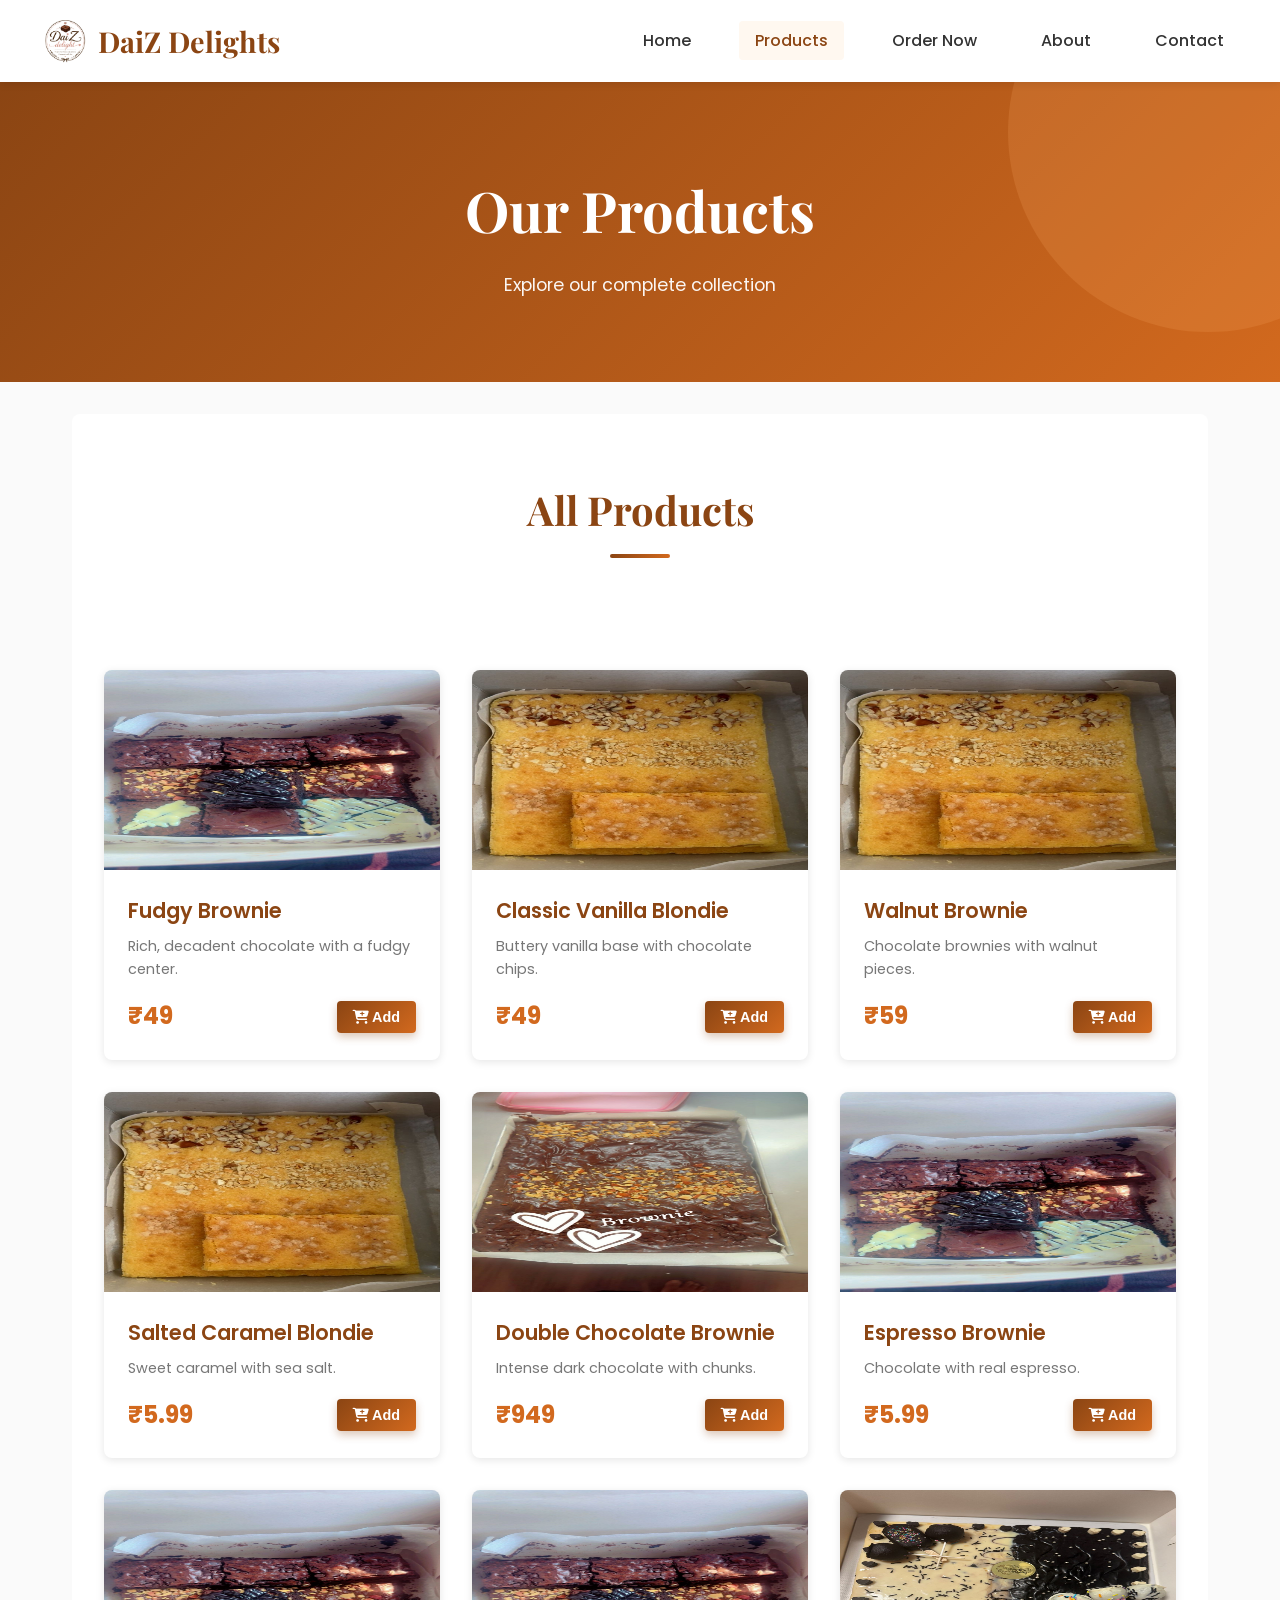
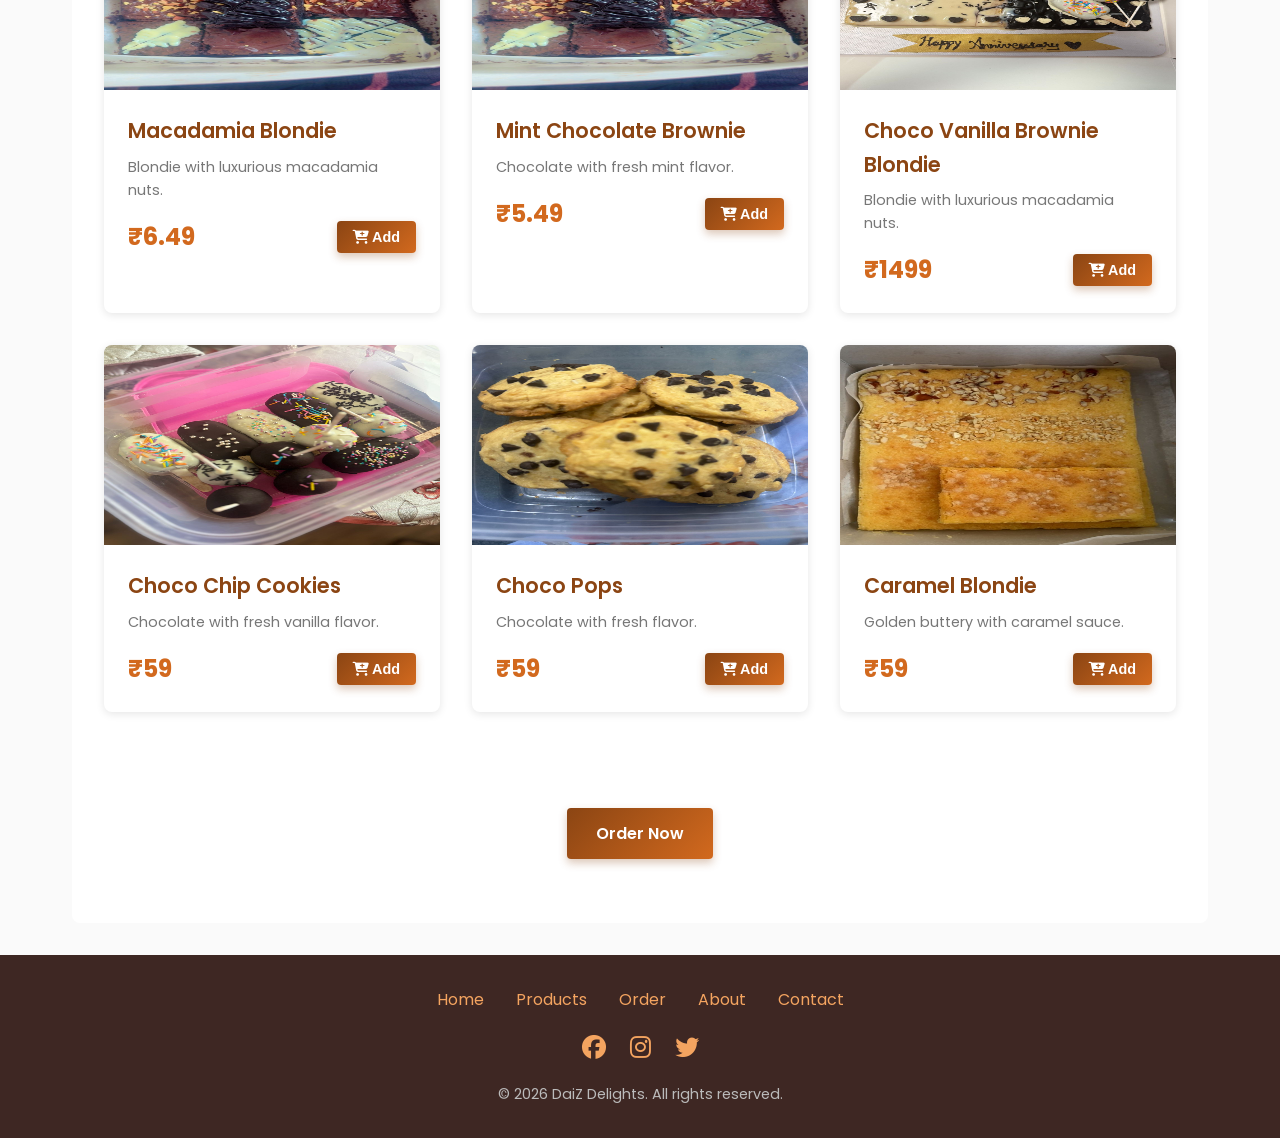
<file: products.html>
﻿<!DOCTYPE html>
<html lang="en">
<head>
    <meta charset="UTF-8">
    <meta name="viewport" content="width=device-width, initial-scale=1.0">
    <title>Products - DaiZ Delights</title>
    <link rel="stylesheet" href="css/style.css">
    <link rel="stylesheet" href="https://cdnjs.cloudflare.com/ajax/libs/font-awesome/6.4.0/css/all.min.css">
    <link href="https://fonts.googleapis.com/css2?family=Playfair+Display:wght@400;700&family=Poppins:wght@400;500;600;700&display=swap" rel="stylesheet">
</head>
<body>
    <nav class="navbar">
        <div class="navbar-container">
            <a href="index.html" class="logo">
                <img src="images/DaiZDelights.png" alt="DaiZ Delights" class="logo-image"> DaiZ Delights
            </a>
            <ul class="nav-menu">
                <li><a href="index.html">Home</a></li>
                <li><a href="products.html" class="active">Products</a></li>
                <li><a href="order-now.html">Order Now</a></li>
                <li><a href="about.html">About</a></li>
                <li><a href="contact.html">Contact</a></li>
            </ul>
            <div class="hamburger"><span></span><span></span><span></span></div>
        </div>
    </nav>
    <section class="hero" style="padding: 50px 2rem; min-height: 300px;">
        <div class="hero-content">
            <h1>Our Products</h1>
            <p style="font-size: 1.1rem; color: rgba(255, 255, 255, 0.95);">Explore our complete collection</p>
        </div>
    </section>
    <div class="container">
        <section class="section">
            <div class="section-title"><h2>All Products</h2></div>
            <div class="products-grid">
                <div class="product-card"><div class="product-image"><img src="images/FudgyBrownie.jpeg" alt="Fudgy Brownie"></div><div class="product-info"><div class="product-name">Fudgy Brownie</div><p class="product-description">Rich, decadent chocolate with a fudgy center.</p><div class="product-footer"><span class="product-price">₹49</span><button class="btn btn-small btn-primary" onclick="addToCart('Fudgy Brownie', 49)"><i class="fas fa-cart-plus"></i> Add</button></div></div></div>
                <div class="product-card"><div class="product-image"><img src="images/ClassicVanillaBlondie.jpeg" alt=""></div><div class="product-info"><div class="product-name">Classic Vanilla Blondie</div><p class="product-description">Buttery vanilla base with chocolate chips.</p><div class="product-footer"><span class="product-price">₹49</span><button class="btn btn-small btn-primary" onclick="addToCart('Classic Vanilla Blondie', 49)"><i class="fas fa-cart-plus"></i> Add</button></div></div></div>
                <div class="product-card"><div class="product-image"><img src="images/ClassicVanillaBlondie.jpeg" alt="Walnut Brownie"></div><div class="product-info"><div class="product-name">Walnut Brownie</div><p class="product-description">Chocolate brownies with walnut pieces.</p><div class="product-footer"><span class="product-price">₹59</span><button class="btn btn-small btn-primary" onclick="addToCart('Walnut Brownie', 59)"><i class="fas fa-cart-plus"></i> Add</button></div></div></div>
                <div class="product-card"><div class="product-image"><img src="images/ClassicVanillaBlondie.jpeg" alt="Salted Caramel Blondie"></div><div class="product-info"><div class="product-name">Salted Caramel Blondie</div><p class="product-description">Sweet caramel with sea salt.</p><div class="product-footer"><span class="product-price">₹5.99</span><button class="btn btn-small btn-primary" onclick="addToCart('Salted Caramel Blondie', 5.99)"><i class="fas fa-cart-plus"></i> Add</button></div></div></div>
                <div class="product-card"><div class="product-image"><img src="images/DoubleChocolateBrownie.jpeg" alt="Double Chocolate Brownie"></div><div class="product-info"><div class="product-name">Double Chocolate Brownie</div><p class="product-description">Intense dark chocolate with chunks.</p><div class="product-footer"><span class="product-price">₹949</span><button class="btn btn-small btn-primary" onclick="addToCart('Double Chocolate Brownie', 949)"><i class="fas fa-cart-plus"></i> Add</button></div></div></div>
                <div class="product-card"><div class="product-image"><img src="images/FudgyBrownie.jpeg" alt="Espresso Brownie"></div><div class="product-info"><div class="product-name">Espresso Brownie</div><p class="product-description">Chocolate with real espresso.</p><div class="product-footer"><span class="product-price">₹5.99</span><button class="btn btn-small btn-primary" onclick="addToCart('Espresso Brownie', 99)"><i class="fas fa-cart-plus"></i> Add</button></div></div></div>
                <div class="product-card"><div class="product-image"><img src="images/FudgyBrownie.jpeg" alt="Macadamia Blondie"></div><div class="product-info"><div class="product-name">Macadamia Blondie</div><p class="product-description">Blondie with luxurious macadamia nuts.</p><div class="product-footer"><span class="product-price">₹6.49</span><button class="btn btn-small btn-primary" onclick="addToCart('Macadamia Blondie', 69)"><i class="fas fa-cart-plus"></i> Add</button></div></div></div>
                <div class="product-card"><div class="product-image"><img src="images/FudgyBrownie.jpeg" alt="Mint Chocolate Brownie"></div><div class="product-info"><div class="product-name">Mint Chocolate Brownie</div><p class="product-description">Chocolate with fresh mint flavor.</p><div class="product-footer"><span class="product-price">₹5.49</span><button class="btn btn-small btn-primary" onclick="addToCart('Mint Chocolate Brownie', 59)"><i class="fas fa-cart-plus"></i> Add</button></div></div></div>
                <div class="product-card"><div class="product-image"><img src="images/ChocoVanillaBB.jpeg" alt="Choco Vanilla Brownie Blondie"></div><div class="product-info"><div class="product-name">Choco Vanilla Brownie Blondie</div><p class="product-description">Blondie with luxurious macadamia nuts.</p><div class="product-footer"><span class="product-price">₹1499</span><button class="btn btn-small btn-primary" onclick="addToCart('Choco Vanilla Brownie Blondie', 1499)"><i class="fas fa-cart-plus"></i> Add</button></div></div></div>
                <div class="product-card"><div class="product-image"><img src="images/ChocoPops.jpeg" alt="Choco Pops"></div><div class="product-info"><div class="product-name">Choco Chip Cookies</div><p class="product-description">Chocolate with fresh vanilla flavor.</p><div class="product-footer"><span class="product-price">₹59</span><button class="btn btn-small btn-primary" onclick="addToCart('Choco Pops', 59)"><i class="fas fa-cart-plus"></i> Add</button></div></div></div>
                <div class="product-card"><div class="product-image"><img src="images/ChocoChipCookies.jpeg" alt="Choco Chip Cookies"></div><div class="product-info"><div class="product-name">Choco Pops</div><p class="product-description">Chocolate with fresh flavor.</p><div class="product-footer"><span class="product-price">₹59</span><button class="btn btn-small btn-primary" onclick="addToCart('Choco Chip Cookies', 59)"><i class="fas fa-cart-plus"></i> Add</button></div></div></div>
                <div class="product-card"><div class="product-image"><img src="images/ClassicVanillaBlondie.jpeg" alt="Caramel Blondie"></div><div class="product-info"><div class="product-name">Caramel Blondie</div><p class="product-description">Golden buttery with caramel sauce.</p><div class="product-footer"><span class="product-price">₹59</span><button class="btn btn-small btn-primary" onclick="addToCart('Caramel Blondie', 59)"><i class="fas fa-cart-plus"></i> Add</button></div></div></div>
            </div>
            <div style="text-align: center; margin-top: 3rem;"><a href="order-now.html" class="btn btn-primary">Order Now</a></div>
        </section>
    </div>
    <footer>
        <div class="footer-content">
            <div class="footer-links"><a href="index.html">Home</a><a href="products.html">Products</a><a href="order-now.html">Order</a><a href="about.html">About</a><a href="contact.html">Contact</a></div>
            <div class="footer-social"><a href="#"><i class="fab fa-facebook"></i></a><a href="#"><i class="fab fa-instagram"></i></a><a href="#"><i class="fab fa-twitter"></i></a></div>
            <p class="footer-text">&copy; <span id="year"></span> DaiZ Delights. All rights reserved.</p>
        </div>
    </footer>
    <script src="js/script.js"></script>
</body>
</html>
</file>
<file: css/style.css>
:root {
    --primary-color: #8B4513;
    --secondary-color: #D2691E;
    --accent-color: #F4A460;
    --dark-color: #3E2723;
    --light-color: #FFF8F0;
    --text-color: #333333;
    --border-color: #E0E0E0;
    --success-color: #4CAF50;
    --error-color: #f44336;
}

* {
    margin: 0;
    padding: 0;
    box-sizing: border-box;
}

body {
    font-family: 'Poppins', sans-serif;
    color: var(--text-color);
    line-height: 1.6;
    background-color: #FAFAFA;
}

/* Typography */
h1, h2, h3, h4, h5, h6 {
    font-family: 'Playfair Display', serif;
    color: var(--primary-color);
    margin-bottom: 1rem;
}

h1 {
    font-size: 3.5rem;
    font-weight: 700;
}

h2 {
    font-size: 2.5rem;
    font-weight: 700;
}

h3 {
    font-size: 1.8rem;
    font-weight: 600;
}

/* Navigation */
.navbar {
    background-color: #fff;
    padding: 1rem 2rem;
    box-shadow: 0 2px 8px rgba(0, 0, 0, 0.1);
    position: sticky;
    top: 0;
    z-index: 100;
}

.navbar-container {
    max-width: 1200px;
    margin: 0 auto;
    display: flex;
    justify-content: space-between;
    align-items: center;
}

.logo {
    font-size: 1.8rem;
    font-weight: 700;
    color: var(--primary-color);
    text-decoration: none;
    font-family: 'Playfair Display', serif;
    display: flex;
    align-items: center;
    gap: 0.5rem;
}

.logo-image {
    height: 50px;
    width: auto;
    max-width: 200px;
    object-fit: contain;
}

.nav-menu {
    display: flex;
    gap: 2rem;
    list-style: none;
}

.nav-menu a {
    text-decoration: none;
    color: var(--text-color);
    font-weight: 500;
    transition: color 0.3s ease;
    padding: 0.5rem 1rem;
    border-radius: 4px;
}

.nav-menu a:hover,
.nav-menu a.active {
    color: var(--primary-color);
    background-color: var(--light-color);
}

.hamburger {
    display: none;
    flex-direction: column;
    cursor: pointer;
    gap: 5px;
}

.hamburger span {
    width: 25px;
    height: 3px;
    background-color: var(--primary-color);
    border-radius: 2px;
    transition: all 0.3s ease;
}

/* Container */
.container {
    max-width: 1200px;
    margin: 0 auto;
    padding: 0 2rem;
}

/* Buttons */
.btn {
    padding: 0.8rem 1.8rem;
    border: none;
    border-radius: 4px;
    cursor: pointer;
    font-size: 1rem;
    font-weight: 600;
    transition: all 0.3s ease;
    text-decoration: none;
    display: inline-block;
    text-align: center;
}

.btn-primary {
    background: linear-gradient(135deg, var(--primary-color), var(--secondary-color));
    color: white;
    box-shadow: 0 4px 8px rgba(139, 69, 19, 0.3);
}

.btn-primary:hover {
    transform: translateY(-2px);
    box-shadow: 0 6px 12px rgba(139, 69, 19, 0.4);
}

.btn-secondary {
    background-color: var(--accent-color);
    color: white;
}

.btn-secondary:hover {
    background-color: var(--secondary-color);
}

.btn-small {
    padding: 0.5rem 1rem;
    font-size: 0.9rem;
}

/* Hero Section */
.hero {
    background: linear-gradient(135deg, var(--primary-color), var(--secondary-color));
    color: white;
    padding: 100px 2rem;
    text-align: center;
    min-height: 500px;
    display: flex;
    align-items: center;
    justify-content: center;
    position: relative;
    overflow: hidden;
}

.hero::before {
    content: '';
    position: absolute;
    top: -50%;
    right: -10%;
    width: 400px;
    height: 400px;
    background-color: rgba(244, 164, 96, 0.2);
    border-radius: 50%;
    animation: float 6s ease-in-out infinite;
}

@keyframes float {
    0%, 100% { transform: translateY(0px); }
    50% { transform: translateY(20px); }
}

.hero-content {
    position: relative;
    z-index: 1;
}

.hero h1 {
    color: white;
    margin-bottom: 1rem;
}

.hero-icon {
    font-size: 4rem;
    margin-bottom: 1rem;
}

/* Products Grid */
.products-grid {
    display: grid;
    grid-template-columns: repeat(auto-fit, minmax(280px, 1fr));
    gap: 2rem;
    padding: 3rem 0;
}

.product-card {
    background: white;
    border-radius: 8px;
    overflow: hidden;
    box-shadow: 0 2px 8px rgba(0, 0, 0, 0.1);
    transition: all 0.3s ease;
    cursor: pointer;
}

.product-card:hover {
    transform: translateY(-8px);
    box-shadow: 0 8px 16px rgba(139, 69, 19, 0.15);
}

.product-image {
    width: 100%;
    max-height: 200px;
    background: linear-gradient(135deg, var(--accent-color), var(--secondary-color));
    display: flex;
    align-items: center;
    justify-content: center;
    font-size: 3rem;
    color: white;
}
.product-image img {
    width: 100%;
    max-height: 200px;
    align-items: center;
    justify-content: center;
}

.product-info {
    padding: 1.5rem;
}

.product-name {
    font-size: 1.3rem;
    font-weight: 600;
    color: var(--primary-color);
    margin-bottom: 0.5rem;
}

.product-description {
    color: #777;
    font-size: 0.9rem;
    margin-bottom: 1rem;
}

.product-footer {
    display: flex;
    justify-content: space-between;
    align-items: center;
}

.product-price {
    font-size: 1.5rem;
    font-weight: 700;
    color: var(--secondary-color);
}

/* Sections */
.section {
    padding: 4rem 2rem;
    background-color: white;
    margin: 2rem 0;
    border-radius: 8px;
}

.section-title {
    text-align: center;
    margin-bottom: 3rem;
}

.section-title h2 {
    position: relative;
    display: inline-block;
    padding-bottom: 1rem;
}

.section-title h2::after {
    content: '';
    position: absolute;
    bottom: 0;
    left: 50%;
    transform: translateX(-50%);
    width: 60px;
    height: 4px;
    background: linear-gradient(90deg, var(--primary-color), var(--secondary-color));
    border-radius: 2px;
}

/* Forms */
.form-group {
    margin-bottom: 1.5rem;
}

.form-row {
    display: grid;
    grid-template-columns: repeat(auto-fit, minmax(250px, 1fr));
    gap: 1.5rem;
}

label {
    display: block;
    margin-bottom: 0.5rem;
    font-weight: 600;
    color: var(--primary-color);
}

input[type="text"],
input[type="email"],
input[type="tel"],
input[type="number"],
textarea,
select {
    width: 100%;
    padding: 0.75rem;
    border: 2px solid var(--border-color);
    border-radius: 4px;
    font-family: 'Poppins', sans-serif;
    font-size: 1rem;
    transition: border-color 0.3s ease;
}

input[type="text"]:focus,
input[type="email"]:focus,
input[type="tel"]:focus,
input[type="number"]:focus,
textarea:focus,
select:focus {
    outline: none;
    border-color: var(--primary-color);
}

textarea {
    resize: vertical;
    min-height: 120px;
}

/* Order Form Specific Styles */
.order-wrapper {
    display: grid;
    grid-template-columns: 1fr 350px;
    gap: 2rem;
}

.order-form-container {
    background: white;
    padding: 2rem;
    border-radius: 8px;
}

.form-section {
    border: 2px solid var(--border-color);
    border-radius: 6px;
    padding: 1.5rem;
    margin-bottom: 2rem;
}

.form-section legend {
    font-size: 1.2rem;
    font-weight: 600;
    color: var(--primary-color);
    padding: 0 0.5rem;
}

/* Checkbox & Radio Styling */
.checkbox-group,
.radio-group {
    margin: 1.5rem 0;
}

.product-checkbox,
.radio-option {
    display: flex;
    align-items: center;
    margin-bottom: 1rem;
    cursor: pointer;
    padding: 0.75rem;
    border-radius: 4px;
    transition: background-color 0.3s ease;
}

.product-checkbox:hover,
.radio-option:hover {
    background-color: var(--light-color);
}

.product-checkbox input[type="checkbox"],
.radio-option input[type="radio"] {
    width: 20px;
    height: 20px;
    margin-right: 0.75rem;
    cursor: pointer;
    accent-color: var(--primary-color);
}

.product-checkbox span,
.radio-option span {
    font-weight: 500;
    color: var(--text-color);
}

/* Order Summary Sidebar */
.order-summary {
    background: white;
    border: 2px solid var(--border-color);
    border-radius: 8px;
    padding: 1.5rem;
    height: fit-content;
    position: sticky;
    top: 100px;
}

.summary-header {
    font-size: 1.3rem;
    font-weight: 600;
    color: var(--primary-color);
    margin-bottom: 1.5rem;
    border-bottom: 2px solid var(--border-color);
    padding-bottom: 1rem;
}

.summary-items {
    max-height: 300px;
    overflow-y: auto;
    margin-bottom: 1.5rem;
}

.summary-item {
    display: flex;
    justify-content: space-between;
    margin-bottom: 0.75rem;
    padding-bottom: 0.75rem;
    border-bottom: 1px solid var(--border-color);
    font-size: 0.95rem;
}

.summary-item-name {
    color: var(--text-color);
}

.summary-item-price {
    font-weight: 600;
    color: var(--secondary-color);
}

.summary-section {
    display: flex;
    justify-content: space-between;
    margin-bottom: 0.75rem;
    font-size: 0.95rem;
}

.summary-label {
    color: #777;
}

.summary-value {
    font-weight: 600;
    color: var(--text-color);
}

.summary-total {
    border-top: 2px solid var(--primary-color);
    padding-top: 1rem;
    margin-top: 1rem;
    display: flex;
    justify-content: space-between;
    font-size: 1.3rem;
    font-weight: 700;
}

.summary-total-label {
    color: var(--primary-color);
}

.summary-total-amount {
    color: var(--secondary-color);
}

.summary-discount {
    color: var(--success-color);
    font-weight: 600;
}

/* Payment Methods */
.payment-methods {
    background-color: var(--light-color);
    padding: 1rem;
    border-radius: 6px;
    margin: 1.5rem 0;
    text-align: center;
}

.payment-title {
    font-size: 0.9rem;
    font-weight: 600;
    color: var(--primary-color);
    margin-bottom: 0.75rem;
}

.payment-icons {
    display: flex;
    justify-content: center;
    gap: 1rem;
    font-size: 1.8rem;
    color: var(--primary-color);
}

/* Trust Badges */
.trust-section {
    background-color: var(--light-color);
    padding: 2rem;
    border-radius: 8px;
    margin: 2rem 0;
}

.trust-grid {
    display: grid;
    grid-template-columns: repeat(auto-fit, minmax(180px, 1fr));
    gap: 1.5rem;
}

.trust-badge {
    text-align: center;
    padding: 1rem;
}

.trust-icon {
    font-size: 2.5rem;
    color: var(--primary-color);
    margin-bottom: 0.5rem;
}

.trust-title {
    font-weight: 600;
    color: var(--primary-color);
    margin-bottom: 0.5rem;
}

.trust-text {
    font-size: 0.85rem;
    color: #777;
}

/* Promo Code */
.promo-section {
    background: linear-gradient(135deg, var(--light-color), white);
    padding: 1.5rem;
    border-radius: 6px;
    margin-bottom: 1.5rem;
    border: 2px solid var(--border-color);
}

.promo-label {
    font-weight: 600;
    color: var(--primary-color);
    margin-bottom: 0.75rem;
    display: block;
}

.promo-input-group {
    display: flex;
    gap: 0.5rem;
}

.promo-input-group input {
    flex: 1;
}

.promo-input-group button {
    padding: 0.75rem 1.5rem;
}

.promo-hint {
    font-size: 0.85rem;
    color: #777;
    margin-top: 0.5rem;
}

/* Contact Form */
.contact-form {
    max-width: 600px;
    margin: 0 auto;
    background: white;
    padding: 2rem;
    border-radius: 8px;
    box-shadow: 0 2px 8px rgba(0, 0, 0, 0.1);
}

/* About Section */
.about-content {
    background: white;
    padding: 2rem;
    border-radius: 8px;
}

.about-text {
    margin-bottom: 2rem;
    font-size: 1.05rem;
    line-height: 1.8;
    color: #555;
}

.features-grid {
    display: grid;
    grid-template-columns: repeat(auto-fit, minmax(250px, 1fr));
    gap: 2rem;
    margin: 2rem 0;
}

.feature-card {
    background: linear-gradient(135deg, var(--light-color), white);
    padding: 1.5rem;
    border-radius: 6px;
    border-left: 4px solid var(--primary-color);
}

.feature-icon {
    font-size: 2.5rem;
    color: var(--primary-color);
    margin-bottom: 0.75rem;
}

.feature-title {
    font-size: 1.2rem;
    font-weight: 600;
    color: var(--primary-color);
    margin-bottom: 0.5rem;
}

.feature-description {
    color: #777;
    font-size: 0.95rem;
}

/* Footer */
footer {
    background-color: var(--dark-color);
    color: white;
    padding: 2rem;
    text-align: center;
}

.footer-content {
    max-width: 1200px;
    margin: 0 auto;
}

.footer-links {
    display: flex;
    justify-content: center;
    gap: 2rem;
    margin-bottom: 1rem;
    flex-wrap: wrap;
}

.footer-links a {
    color: var(--accent-color);
    text-decoration: none;
    transition: color 0.3s ease;
}

.footer-links a:hover {
    color: white;
}

.footer-social {
    display: flex;
    justify-content: center;
    gap: 1.5rem;
    margin: 1rem 0;
    font-size: 1.5rem;
}

.footer-social a {
    color: var(--accent-color);
    transition: color 0.3s ease;
}

.footer-social a:hover {
    color: white;
}

.footer-text {
    font-size: 0.9rem;
    color: #bbb;
    margin-top: 1rem;
}

/* Notifications */
.toast {
    position: fixed;
    bottom: 2rem;
    right: 2rem;
    background-color: var(--success-color);
    color: white;
    padding: 1rem 1.5rem;
    border-radius: 4px;
    box-shadow: 0 4px 12px rgba(0, 0, 0, 0.2);
    animation: slideIn 0.3s ease forwards;
    z-index: 1000;
}

@keyframes slideIn {
    from {
        transform: translateX(400px);
        opacity: 0;
    }
    to {
        transform: translateX(0);
        opacity: 1;
    }
}

@keyframes slideOut {
    to {
        transform: translateX(400px);
        opacity: 0;
    }
}

.toast.remove {
    animation: slideOut 0.3s ease forwards;
}

/* Animations */
.fade-in {
    animation: fadeIn 0.6s ease-in-out;
}

@keyframes fadeIn {
    from {
        opacity: 0;
        transform: translateY(20px);
    }
    to {
        opacity: 1;
        transform: translateY(0);
    }
}

/* Responsive Design */
@media (max-width: 768px) {
    h1 {
        font-size: 2.5rem;
    }

    h2 {
        font-size: 1.8rem;
    }

    .navbar-container {
        padding: 1rem 0;
    }

    .nav-menu {
        position: absolute;
        top: 70px;
        left: -100%;
        flex-direction: column;
        background-color: white;
        width: 100%;
        text-align: center;
        transition: 0.3s;
        box-shadow: 0 10px 27px rgba(0, 0, 0, 0.05);
        gap: 0;
    }

    .nav-menu.active {
        left: 0;
    }

    .nav-menu a {
        padding: 1rem;
        display: block;
        border-bottom: 1px solid var(--border-color);
    }

    .hamburger {
        display: flex;
    }

    .hamburger.active span:nth-child(1) {
        transform: rotate(-45deg) translate(-5px, 6px);
    }

    .hamburger.active span:nth-child(2) {
        opacity: 0;
    }

    .hamburger.active span:nth-child(3) {
        transform: rotate(45deg) translate(-5px, -6px);
    }

    .hero {
        padding: 50px 2rem;
        min-height: 300px;
    }

    .hero h1 {
        font-size: 2rem;
    }

    .products-grid {
        grid-template-columns: repeat(auto-fit, minmax(200px, 1fr));
        gap: 1.5rem;
    }

    .order-wrapper {
        grid-template-columns: 1fr;
    }

    .order-summary {
        position: relative;
        top: 0;
    }

    .section {
        padding: 2rem 1rem;
    }

    .features-grid {
        grid-template-columns: 1fr;
    }

    .footer-links {
        gap: 1rem;
    }

    .toast {
        bottom: 1rem;
        right: 1rem;
        left: 1rem;
    }
}

@media (max-width: 480px) {
    h1 {
        font-size: 1.8rem;
    }

    h2 {
        font-size: 1.4rem;
    }

    .navbar {
        padding: 1rem;
    }

    .container {
        padding: 0 1rem;
    }

    .hero {
        padding: 30px 1rem;
        min-height: 250px;
    }

    .products-grid {
        grid-template-columns: 1fr;
    }

    .form-row {
        grid-template-columns: 1fr;
    }

    .order-wrapper {
        gap: 1rem;
    }

    .trust-grid {
        grid-template-columns: 1fr;
    }

    .btn {
        width: 100%;
    }

    .promo-input-group {
        flex-direction: column;
    }
}
</file>
